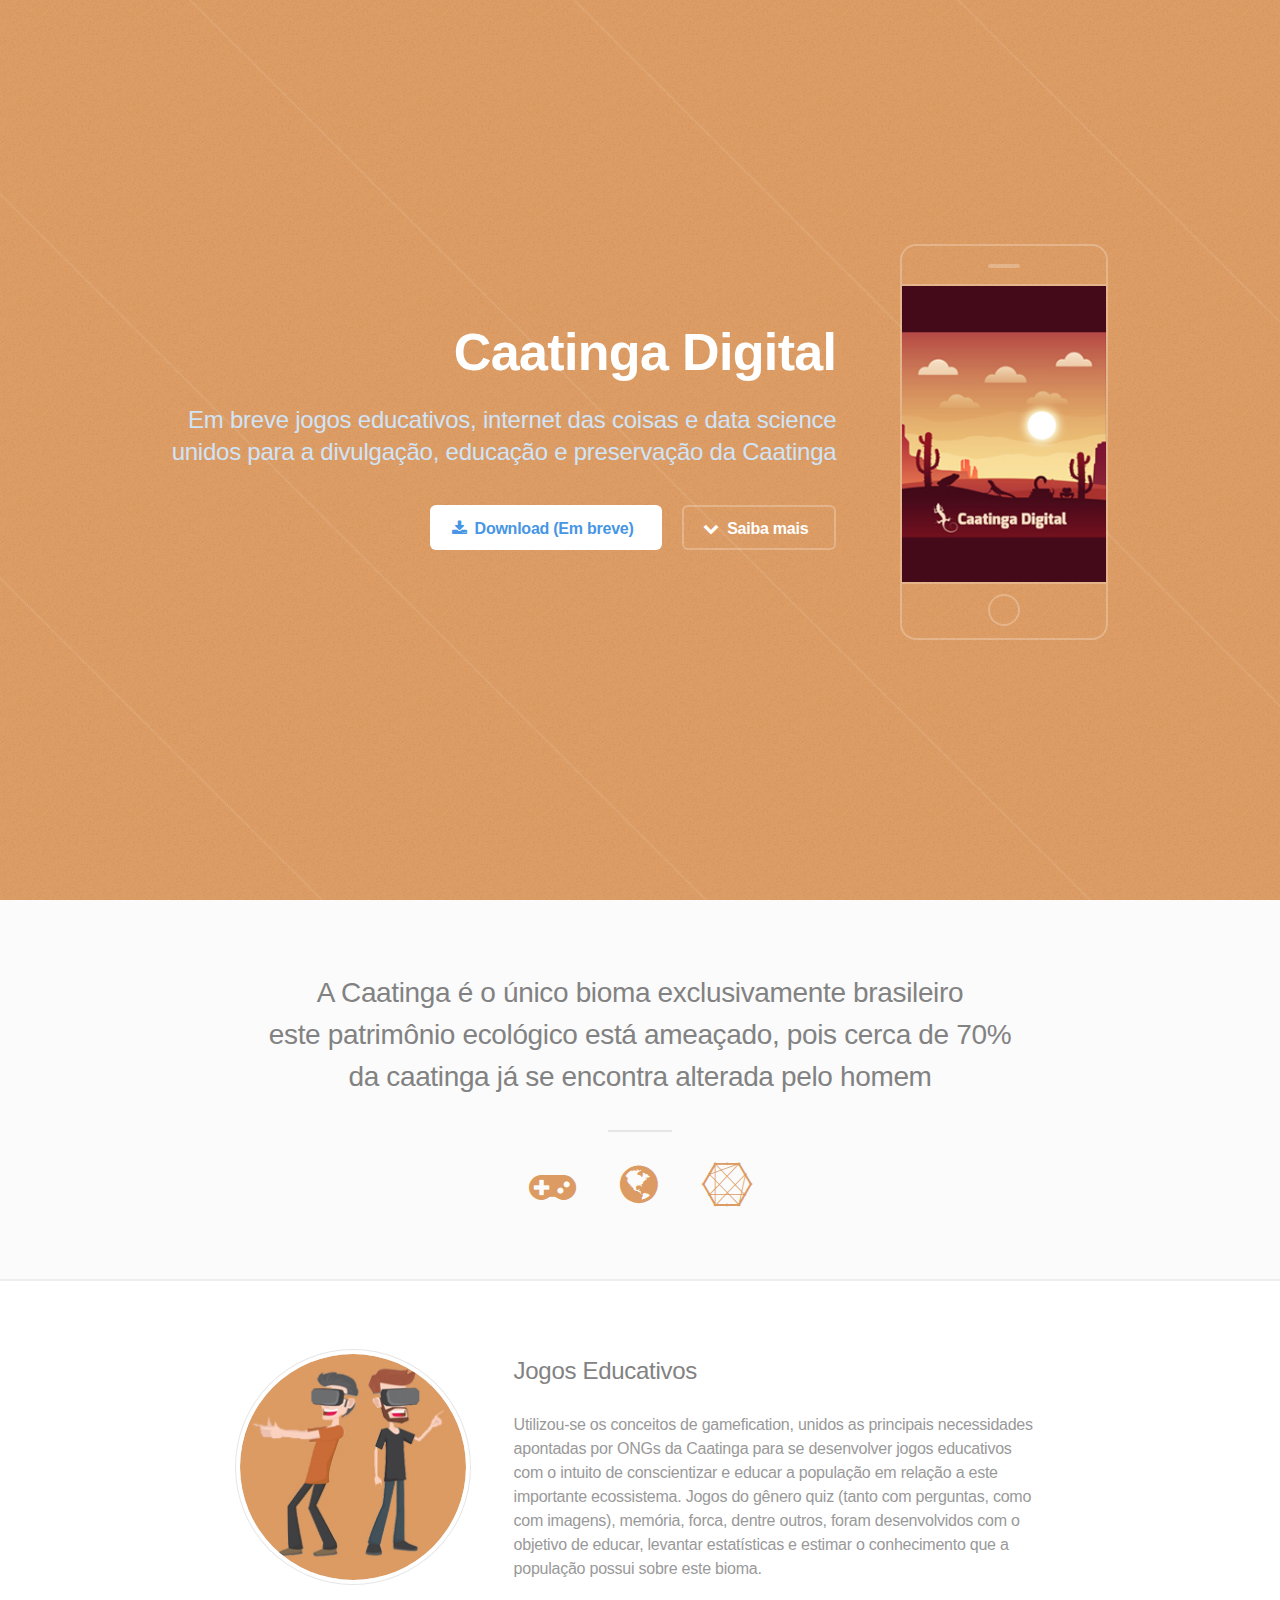
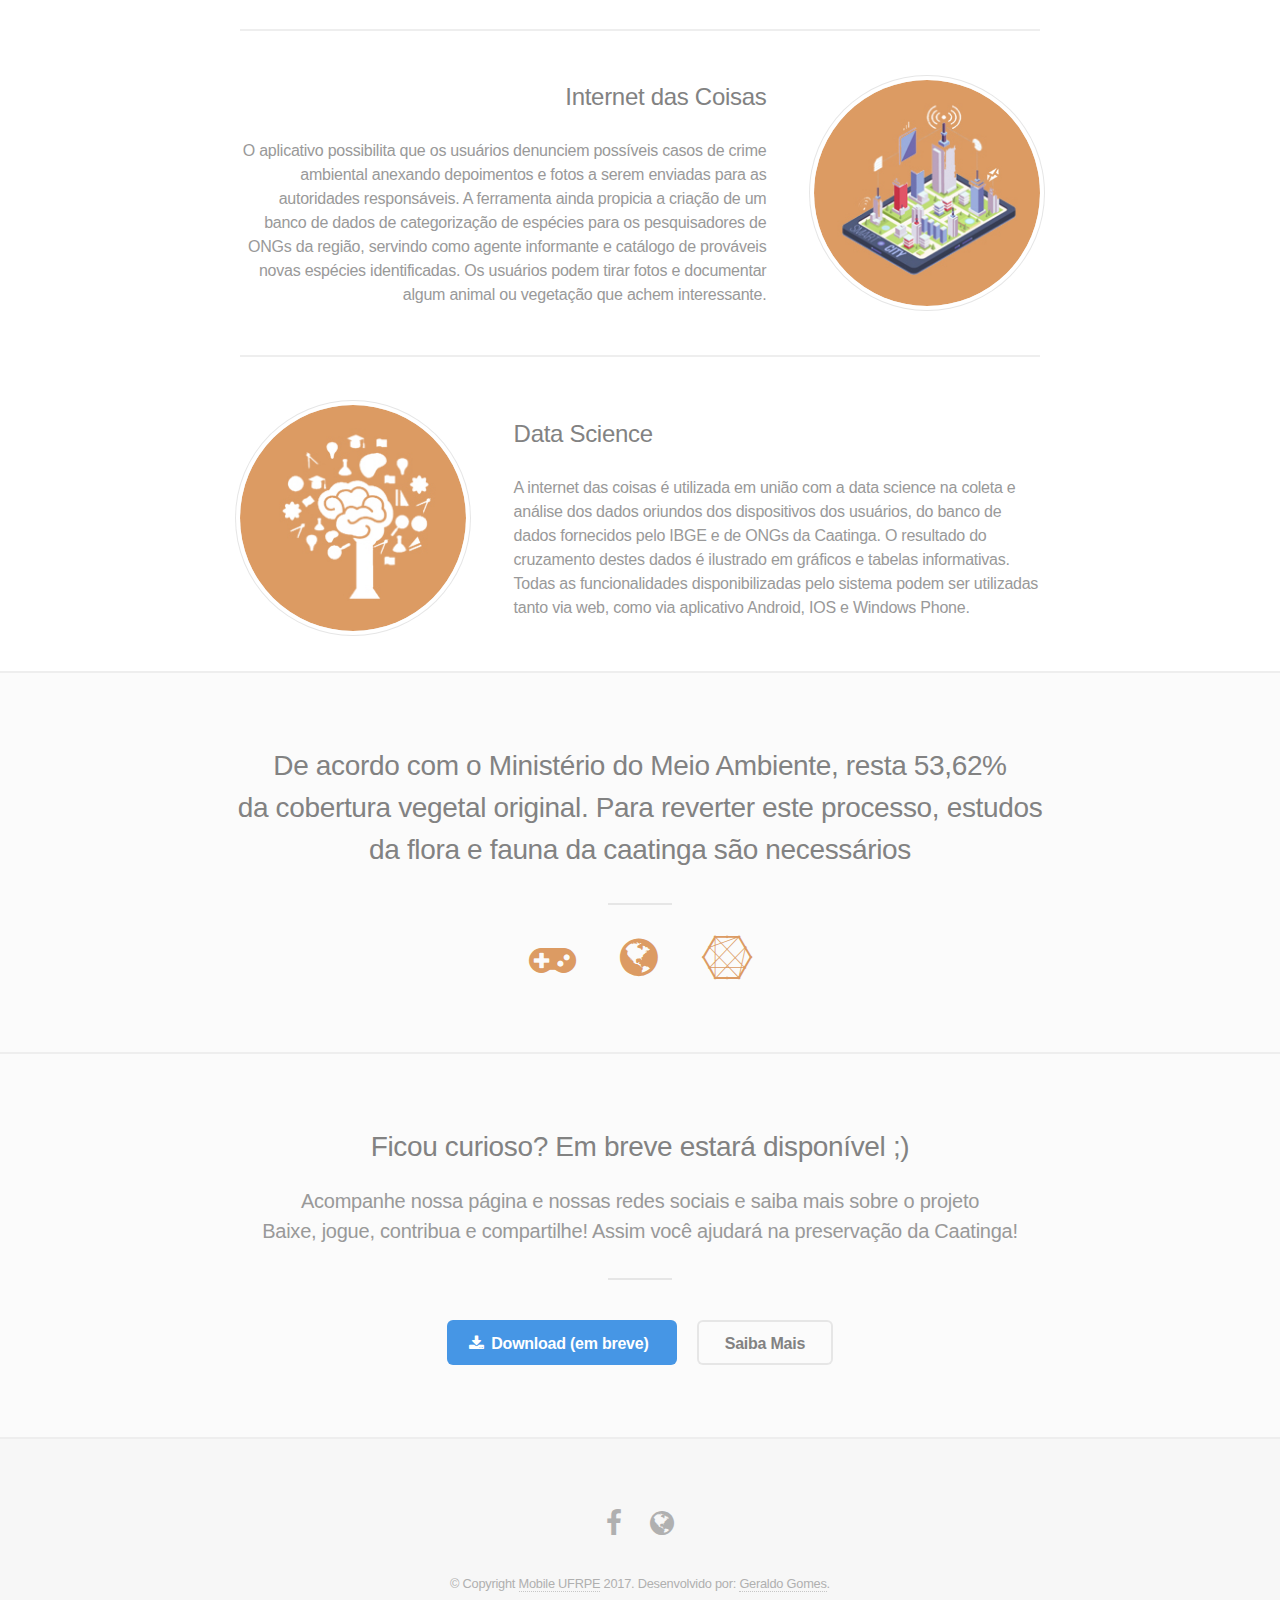
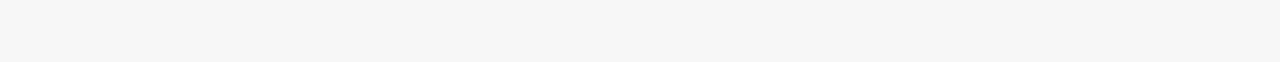
<file: site/index.html>
<!DOCTYPE HTML>
<html>
	<head>
		<title>Caatinga Digital</title>
		<meta charset="utf-8" />
		<meta name="viewport" content="width=device-width, initial-scale=1" />
		<!--[if lte IE 8]><script src="assets/js/ie/html5shiv.js"></script><![endif]-->
		<link rel="stylesheet" href="assets/css/main.css" />
		<!--[if lte IE 8]><link rel="stylesheet" href="assets/css/ie8.css" /><![endif]-->
		<!--[if lte IE 9]><link rel="stylesheet" href="assets/css/ie9.css" /><![endif]-->
		<meta name="description" content="Uma ferramenta mobile e web que une jogos educativos, internet das coisas e data science para auxílio na divulgação, educação e preservação do ecossistema da Caatinga" />
		<meta name="author" content="Geraldo Gomes">
		<meta name="keywords" content="caatinga, digital, ufrpe, ong, iot, internet das coisas, aplicativo, jogos, games, caatinga">
		<link rel="shortcut icon" type="image/x-icon" href="images/logo.jpg" />
	</head>
	<body id="top">

		<!-- Header -->
		<div class="overlay">
			<header id="header">
				<div class="content">
					<h1><a href="#">Caatinga Digital</a></h1>
					<p>Em breve jogos educativos, internet das coisas e data science<br />
					unidos para a divulgação, educação e preservação da Caatinga</p>
					<ul class="actions">
						<li><a href="#" class="button special icon fa-download">Download (Em breve)</a></li>
						<li><a href="#one" class="button icon fa-chevron-down scrolly">Saiba mais</a></li>
					</ul>
				</div>
				<div class="image phone"><div class="inner"><img src="images/screen.jpg" alt="" /></div></div>
			</header>
		</div>

		<!-- One -->
			<section id="one" class="wrapper style2 special">
				<header class="major">
					<h2>A Caatinga é o único bioma exclusivamente brasileiro<br />
					este patrimônio ecológico está ameaçado, pois cerca de 70%<br />
					da caatinga já se encontra alterada pelo homem </h2>

				</header>
				<ul class="icons major">
					<li><span class="icon fa-gamepad"><span class="label">Game</span></span></li>
					<li><span class="icon fa-globe"><span class="label">iot</span></span></li>
					<li><span class="icon fa-connectdevelop"><span class="label">Data</span></span></li>
				</ul>
			</section>

		<!-- Two -->
			<section id="two" class="wrapper">
				<div class="inner alt">
					<section class="spotlight">
						<div class="image"><img src="images/pic01.jpg" alt="" /></div>
						<div class="content">
							<h3>Jogos Educativos</h3>
							<p>Utilizou-se os conceitos de gamefication, unidos as principais necessidades apontadas por ONGs da Caatinga para se desenvolver jogos educativos com o intuito de conscientizar e educar a população em relação a este importante ecossistema. Jogos do gênero quiz (tanto com perguntas, como com imagens), memória, forca, dentre outros, foram desenvolvidos com o objetivo de educar, levantar estatísticas e estimar o conhecimento que a população possui sobre este bioma.</p>
						</div>
					</section>
					<section class="spotlight">
						<div class="image"><img src="images/pic02.jpg" alt="" /></div>
						<div class="content">
							<h3>Internet das Coisas</h3>
							<p>O aplicativo possibilita que os usuários denunciem possíveis casos de crime ambiental anexando depoimentos e fotos a serem enviadas para as autoridades responsáveis. A ferramenta ainda propicia a criação de um banco de dados de categorização de espécies para os pesquisadores de ONGs da região, servindo como agente informante e catálogo de prováveis novas espécies identificadas. Os usuários podem tirar fotos e documentar algum animal ou vegetação que achem interessante.</p>
						</div>
					</section>
					<section class="spotlight">
						<div class="image"><img src="images/pic03.jpg" alt="" /></div>
						<div class="content">
							<h3>Data Science</h3>
							<p>A internet das coisas é utilizada em união com a data science na coleta e análise dos dados oriundos dos dispositivos dos usuários, do banco de dados fornecidos pelo IBGE e de ONGs da Caatinga. O resultado do cruzamento destes dados é ilustrado em gráficos e tabelas informativas. Todas as funcionalidades disponibilizadas pelo sistema podem ser utilizadas tanto via web, como via aplicativo Android, IOS e Windows Phone.</p>
						</div>
					</section>
				</div>
			</section>
			
						<section id="one" class="wrapper style2 special">
				<header class="major">
					<h2>De acordo com o Ministério do Meio Ambiente, resta 53,62% <br/>
					da cobertura vegetal original. Para reverter este processo, estudos <br/>
					da flora e fauna da caatinga são necessários <br /> </h2>

				</header>
				<ul class="icons major">
					<li><span class="icon fa-gamepad"><span class="label">Game</span></span></li>
					<li><span class="icon fa-globe"><span class="label">iot</span></span></li>
					<li><span class="icon fa-connectdevelop"><span class="label">Data</span></span></li>
				</ul>
			</section>

		<!-- Three -->
			<section id="three" class="wrapper style2 special">
				<header class="major">
					<h2>Ficou curioso? Em breve estará disponível ;)</h2>
					<p>Acompanhe nossa página e nossas redes sociais e saiba mais sobre o projeto<br />
					Baixe, jogue, contribua e compartilhe! Assim você ajudará na preservação da Caatinga!</p>
				</header>
				<ul class="actions">
					<li><a href="#" class="button special icon fa-download">Download (em breve)</a></li>
					<li><a href="#" class="button">Saiba Mais</a></li>
				</ul>
			</section>

		<!-- Footer -->
			<footer id="footer">
				<ul class="icons">
					<li><a href="https://www.facebook.com/mobileUFRPE/" target="_blank" class="icon fa-facebook"><span class="label">Facebook</span></a></li>
					<li><a href="http://mobileufrpe.com.br/" target="_blank" class="icon fa-globe"><span class="label">Site</span></a></li>
				</ul>
				<p class="copyright">&copy; Copyright <a href="http://mobileufrpe.com.br/" target="_blank">Mobile UFRPE</a> 2017. Desenvolvido por: <a href="http://geraldogomes.com/" target="_blank">Geraldo Gomes</a>.</p>
			</footer>

		<!-- Scripts -->
			<script src="assets/js/jquery.min.js"></script>
			<script src="assets/js/jquery.scrolly.min.js"></script>
			<script src="assets/js/skel.min.js"></script>
			<script src="assets/js/util.js"></script>
			<!--[if lte IE 8]><script src="assets/js/ie/respond.min.js"></script><![endif]-->
			<script src="assets/js/main.js"></script>
	</body>
</html>
</file>
<file: site/assets/css/ie9.css>
/*
	Fractal by HTML5 UP
	html5up.net | @ajlkn
	Free for personal and commercial use under the CCA 3.0 license (html5up.net/license)
*/

/* Spotlight */

	.spotlight .image {
		width: 25%;
		display: inline-block;
		vertical-align: middle;
	}

	.spotlight .content {
		width: 65%;
		display: inline-block;
		vertical-align: middle;
	}

	.spotlight:after {
		content: '';
		display: block;
		clear: both;
	}

	.spotlight:nth-child(2n) .image {
		margin: 0 3em 0 0;
	}

	.spotlight:nth-child(2n) .content {
		text-align: left;
	}

/* Header */

	#header {
		height: auto;
		text-align: center;
	}

		#header .content {
			display: inline-block;
			vertical-align: middle;
		}

		#header .image {
			display: inline-block;
			vertical-align: middle;
		}
</file>
<file: site/assets/css/main.css>
@import url(font-awesome.min.css);

/* Reset */

	html, body, div, span, applet, object, iframe, h1, h2, h3, h4, h5, h6, p, blockquote, pre, a, abbr, acronym, address, big, cite, code, del, dfn, em, img, ins, kbd, q, s, samp, small, strike, strong, sub, sup, tt, var, b, u, i, center, dl, dt, dd, ol, ul, li, fieldset, form, label, legend, table, caption, tbody, tfoot, thead, tr, th, td, article, aside, canvas, details, embed, figure, figcaption, footer, header, hgroup, menu, nav, output, ruby, section, summary, time, mark, audio, video {
		margin: 0;
		padding: 0;
		border: 0;
		font-size: 100%;
		font: inherit;
		vertical-align: baseline;
	}

	article, aside, details, figcaption, figure, footer, header, hgroup, menu, nav, section {
		display: block;
	}

	body {
		line-height: 1;
	}

	ol, ul {
		list-style: none;
	}

	blockquote, q {
		quotes: none;
	}

	blockquote:before, blockquote:after, q:before, q:after {
		content: '';
		content: none;
	}

	table {
		border-collapse: collapse;
		border-spacing: 0;
	}

	body {
		-webkit-text-size-adjust: none;
	}

/* Box Model */

	*, *:before, *:after {
		-moz-box-sizing: border-box;
		-webkit-box-sizing: border-box;
		box-sizing: border-box;
	}

/* Grid */

	.row {
		border-bottom: solid 1px transparent;
		-moz-box-sizing: border-box;
		-webkit-box-sizing: border-box;
		box-sizing: border-box;
	}

	.row > * {
		float: left;
		-moz-box-sizing: border-box;
		-webkit-box-sizing: border-box;
		box-sizing: border-box;
	}

	.row:after, .row:before {
		content: '';
		display: block;
		clear: both;
		height: 0;
	}

	.row.uniform > * > :first-child {
		margin-top: 0;
	}

	.row.uniform > * > :last-child {
		margin-bottom: 0;
	}

	.row.\30 \25 > * {
		padding: 0 0 0 0em;
	}

	.row.\30 \25 {
		margin: 0 0 -1px 0em;
	}

	.row.uniform.\30 \25 > * {
		padding: 0em 0 0 0em;
	}

	.row.uniform.\30 \25 {
		margin: 0em 0 -1px 0em;
	}

	.row > * {
		padding: 0 0 0 1.5em;
	}

	.row {
		margin: 0 0 -1px -1.5em;
	}

	.row.uniform > * {
		padding: 1.5em 0 0 1.5em;
	}

	.row.uniform {
		margin: -1.5em 0 -1px -1.5em;
	}

	.row.\32 00\25 > * {
		padding: 0 0 0 3em;
	}

	.row.\32 00\25 {
		margin: 0 0 -1px -3em;
	}

	.row.uniform.\32 00\25 > * {
		padding: 3em 0 0 3em;
	}

	.row.uniform.\32 00\25 {
		margin: -3em 0 -1px -3em;
	}

	.row.\31 50\25 > * {
		padding: 0 0 0 2.25em;
	}

	.row.\31 50\25 {
		margin: 0 0 -1px -2.25em;
	}

	.row.uniform.\31 50\25 > * {
		padding: 2.25em 0 0 2.25em;
	}

	.row.uniform.\31 50\25 {
		margin: -2.25em 0 -1px -2.25em;
	}

	.row.\35 0\25 > * {
		padding: 0 0 0 0.75em;
	}

	.row.\35 0\25 {
		margin: 0 0 -1px -0.75em;
	}

	.row.uniform.\35 0\25 > * {
		padding: 0.75em 0 0 0.75em;
	}

	.row.uniform.\35 0\25 {
		margin: -0.75em 0 -1px -0.75em;
	}

	.row.\32 5\25 > * {
		padding: 0 0 0 0.375em;
	}

	.row.\32 5\25 {
		margin: 0 0 -1px -0.375em;
	}

	.row.uniform.\32 5\25 > * {
		padding: 0.375em 0 0 0.375em;
	}

	.row.uniform.\32 5\25 {
		margin: -0.375em 0 -1px -0.375em;
	}

	.\31 2u, .\31 2u\24 {
		width: 100%;
		clear: none;
		margin-left: 0;
	}

	.\31 1u, .\31 1u\24 {
		width: 91.6666666667%;
		clear: none;
		margin-left: 0;
	}

	.\31 0u, .\31 0u\24 {
		width: 83.3333333333%;
		clear: none;
		margin-left: 0;
	}

	.\39 u, .\39 u\24 {
		width: 75%;
		clear: none;
		margin-left: 0;
	}

	.\38 u, .\38 u\24 {
		width: 66.6666666667%;
		clear: none;
		margin-left: 0;
	}

	.\37 u, .\37 u\24 {
		width: 58.3333333333%;
		clear: none;
		margin-left: 0;
	}

	.\36 u, .\36 u\24 {
		width: 50%;
		clear: none;
		margin-left: 0;
	}

	.\35 u, .\35 u\24 {
		width: 41.6666666667%;
		clear: none;
		margin-left: 0;
	}

	.\34 u, .\34 u\24 {
		width: 33.3333333333%;
		clear: none;
		margin-left: 0;
	}

	.\33 u, .\33 u\24 {
		width: 25%;
		clear: none;
		margin-left: 0;
	}

	.\32 u, .\32 u\24 {
		width: 16.6666666667%;
		clear: none;
		margin-left: 0;
	}

	.\31 u, .\31 u\24 {
		width: 8.3333333333%;
		clear: none;
		margin-left: 0;
	}

	.\31 2u\24 + *,
	.\31 1u\24 + *,
	.\31 0u\24 + *,
	.\39 u\24 + *,
	.\38 u\24 + *,
	.\37 u\24 + *,
	.\36 u\24 + *,
	.\35 u\24 + *,
	.\34 u\24 + *,
	.\33 u\24 + *,
	.\32 u\24 + *,
	.\31 u\24 + * {
		clear: left;
	}

	.\-11u {
		margin-left: 91.66667%;
	}

	.\-10u {
		margin-left: 83.33333%;
	}

	.\-9u {
		margin-left: 75%;
	}

	.\-8u {
		margin-left: 66.66667%;
	}

	.\-7u {
		margin-left: 58.33333%;
	}

	.\-6u {
		margin-left: 50%;
	}

	.\-5u {
		margin-left: 41.66667%;
	}

	.\-4u {
		margin-left: 33.33333%;
	}

	.\-3u {
		margin-left: 25%;
	}

	.\-2u {
		margin-left: 16.66667%;
	}

	.\-1u {
		margin-left: 8.33333%;
	}

	@media screen and (max-width: 1680px) {

		.row > * {
			padding: 0 0 0 1.5em;
		}

		.row {
			margin: 0 0 -1px -1.5em;
		}

		.row.uniform > * {
			padding: 1.5em 0 0 1.5em;
		}

		.row.uniform {
			margin: -1.5em 0 -1px -1.5em;
		}

		.row.\32 00\25 > * {
			padding: 0 0 0 3em;
		}

		.row.\32 00\25 {
			margin: 0 0 -1px -3em;
		}

		.row.uniform.\32 00\25 > * {
			padding: 3em 0 0 3em;
		}

		.row.uniform.\32 00\25 {
			margin: -3em 0 -1px -3em;
		}

		.row.\31 50\25 > * {
			padding: 0 0 0 2.25em;
		}

		.row.\31 50\25 {
			margin: 0 0 -1px -2.25em;
		}

		.row.uniform.\31 50\25 > * {
			padding: 2.25em 0 0 2.25em;
		}

		.row.uniform.\31 50\25 {
			margin: -2.25em 0 -1px -2.25em;
		}

		.row.\35 0\25 > * {
			padding: 0 0 0 0.75em;
		}

		.row.\35 0\25 {
			margin: 0 0 -1px -0.75em;
		}

		.row.uniform.\35 0\25 > * {
			padding: 0.75em 0 0 0.75em;
		}

		.row.uniform.\35 0\25 {
			margin: -0.75em 0 -1px -0.75em;
		}

		.row.\32 5\25 > * {
			padding: 0 0 0 0.375em;
		}

		.row.\32 5\25 {
			margin: 0 0 -1px -0.375em;
		}

		.row.uniform.\32 5\25 > * {
			padding: 0.375em 0 0 0.375em;
		}

		.row.uniform.\32 5\25 {
			margin: -0.375em 0 -1px -0.375em;
		}

		.\31 2u\28xlarge\29, .\31 2u\24\28xlarge\29 {
			width: 100%;
			clear: none;
			margin-left: 0;
		}

		.\31 1u\28xlarge\29, .\31 1u\24\28xlarge\29 {
			width: 91.6666666667%;
			clear: none;
			margin-left: 0;
		}

		.\31 0u\28xlarge\29, .\31 0u\24\28xlarge\29 {
			width: 83.3333333333%;
			clear: none;
			margin-left: 0;
		}

		.\39 u\28xlarge\29, .\39 u\24\28xlarge\29 {
			width: 75%;
			clear: none;
			margin-left: 0;
		}

		.\38 u\28xlarge\29, .\38 u\24\28xlarge\29 {
			width: 66.6666666667%;
			clear: none;
			margin-left: 0;
		}

		.\37 u\28xlarge\29, .\37 u\24\28xlarge\29 {
			width: 58.3333333333%;
			clear: none;
			margin-left: 0;
		}

		.\36 u\28xlarge\29, .\36 u\24\28xlarge\29 {
			width: 50%;
			clear: none;
			margin-left: 0;
		}

		.\35 u\28xlarge\29, .\35 u\24\28xlarge\29 {
			width: 41.6666666667%;
			clear: none;
			margin-left: 0;
		}

		.\34 u\28xlarge\29, .\34 u\24\28xlarge\29 {
			width: 33.3333333333%;
			clear: none;
			margin-left: 0;
		}

		.\33 u\28xlarge\29, .\33 u\24\28xlarge\29 {
			width: 25%;
			clear: none;
			margin-left: 0;
		}

		.\32 u\28xlarge\29, .\32 u\24\28xlarge\29 {
			width: 16.6666666667%;
			clear: none;
			margin-left: 0;
		}

		.\31 u\28xlarge\29, .\31 u\24\28xlarge\29 {
			width: 8.3333333333%;
			clear: none;
			margin-left: 0;
		}

		.\31 2u\24\28xlarge\29 + *,
		.\31 1u\24\28xlarge\29 + *,
		.\31 0u\24\28xlarge\29 + *,
		.\39 u\24\28xlarge\29 + *,
		.\38 u\24\28xlarge\29 + *,
		.\37 u\24\28xlarge\29 + *,
		.\36 u\24\28xlarge\29 + *,
		.\35 u\24\28xlarge\29 + *,
		.\34 u\24\28xlarge\29 + *,
		.\33 u\24\28xlarge\29 + *,
		.\32 u\24\28xlarge\29 + *,
		.\31 u\24\28xlarge\29 + * {
			clear: left;
		}

		.\-11u\28xlarge\29 {
			margin-left: 91.66667%;
		}

		.\-10u\28xlarge\29 {
			margin-left: 83.33333%;
		}

		.\-9u\28xlarge\29 {
			margin-left: 75%;
		}

		.\-8u\28xlarge\29 {
			margin-left: 66.66667%;
		}

		.\-7u\28xlarge\29 {
			margin-left: 58.33333%;
		}

		.\-6u\28xlarge\29 {
			margin-left: 50%;
		}

		.\-5u\28xlarge\29 {
			margin-left: 41.66667%;
		}

		.\-4u\28xlarge\29 {
			margin-left: 33.33333%;
		}

		.\-3u\28xlarge\29 {
			margin-left: 25%;
		}

		.\-2u\28xlarge\29 {
			margin-left: 16.66667%;
		}

		.\-1u\28xlarge\29 {
			margin-left: 8.33333%;
		}

	}

	@media screen and (max-width: 1280px) {

		.row > * {
			padding: 0 0 0 1.5em;
		}

		.row {
			margin: 0 0 -1px -1.5em;
		}

		.row.uniform > * {
			padding: 1.5em 0 0 1.5em;
		}

		.row.uniform {
			margin: -1.5em 0 -1px -1.5em;
		}

		.row.\32 00\25 > * {
			padding: 0 0 0 3em;
		}

		.row.\32 00\25 {
			margin: 0 0 -1px -3em;
		}

		.row.uniform.\32 00\25 > * {
			padding: 3em 0 0 3em;
		}

		.row.uniform.\32 00\25 {
			margin: -3em 0 -1px -3em;
		}

		.row.\31 50\25 > * {
			padding: 0 0 0 2.25em;
		}

		.row.\31 50\25 {
			margin: 0 0 -1px -2.25em;
		}

		.row.uniform.\31 50\25 > * {
			padding: 2.25em 0 0 2.25em;
		}

		.row.uniform.\31 50\25 {
			margin: -2.25em 0 -1px -2.25em;
		}

		.row.\35 0\25 > * {
			padding: 0 0 0 0.75em;
		}

		.row.\35 0\25 {
			margin: 0 0 -1px -0.75em;
		}

		.row.uniform.\35 0\25 > * {
			padding: 0.75em 0 0 0.75em;
		}

		.row.uniform.\35 0\25 {
			margin: -0.75em 0 -1px -0.75em;
		}

		.row.\32 5\25 > * {
			padding: 0 0 0 0.375em;
		}

		.row.\32 5\25 {
			margin: 0 0 -1px -0.375em;
		}

		.row.uniform.\32 5\25 > * {
			padding: 0.375em 0 0 0.375em;
		}

		.row.uniform.\32 5\25 {
			margin: -0.375em 0 -1px -0.375em;
		}

		.\31 2u\28large\29, .\31 2u\24\28large\29 {
			width: 100%;
			clear: none;
			margin-left: 0;
		}

		.\31 1u\28large\29, .\31 1u\24\28large\29 {
			width: 91.6666666667%;
			clear: none;
			margin-left: 0;
		}

		.\31 0u\28large\29, .\31 0u\24\28large\29 {
			width: 83.3333333333%;
			clear: none;
			margin-left: 0;
		}

		.\39 u\28large\29, .\39 u\24\28large\29 {
			width: 75%;
			clear: none;
			margin-left: 0;
		}

		.\38 u\28large\29, .\38 u\24\28large\29 {
			width: 66.6666666667%;
			clear: none;
			margin-left: 0;
		}

		.\37 u\28large\29, .\37 u\24\28large\29 {
			width: 58.3333333333%;
			clear: none;
			margin-left: 0;
		}

		.\36 u\28large\29, .\36 u\24\28large\29 {
			width: 50%;
			clear: none;
			margin-left: 0;
		}

		.\35 u\28large\29, .\35 u\24\28large\29 {
			width: 41.6666666667%;
			clear: none;
			margin-left: 0;
		}

		.\34 u\28large\29, .\34 u\24\28large\29 {
			width: 33.3333333333%;
			clear: none;
			margin-left: 0;
		}

		.\33 u\28large\29, .\33 u\24\28large\29 {
			width: 25%;
			clear: none;
			margin-left: 0;
		}

		.\32 u\28large\29, .\32 u\24\28large\29 {
			width: 16.6666666667%;
			clear: none;
			margin-left: 0;
		}

		.\31 u\28large\29, .\31 u\24\28large\29 {
			width: 8.3333333333%;
			clear: none;
			margin-left: 0;
		}

		.\31 2u\24\28large\29 + *,
		.\31 1u\24\28large\29 + *,
		.\31 0u\24\28large\29 + *,
		.\39 u\24\28large\29 + *,
		.\38 u\24\28large\29 + *,
		.\37 u\24\28large\29 + *,
		.\36 u\24\28large\29 + *,
		.\35 u\24\28large\29 + *,
		.\34 u\24\28large\29 + *,
		.\33 u\24\28large\29 + *,
		.\32 u\24\28large\29 + *,
		.\31 u\24\28large\29 + * {
			clear: left;
		}

		.\-11u\28large\29 {
			margin-left: 91.66667%;
		}

		.\-10u\28large\29 {
			margin-left: 83.33333%;
		}

		.\-9u\28large\29 {
			margin-left: 75%;
		}

		.\-8u\28large\29 {
			margin-left: 66.66667%;
		}

		.\-7u\28large\29 {
			margin-left: 58.33333%;
		}

		.\-6u\28large\29 {
			margin-left: 50%;
		}

		.\-5u\28large\29 {
			margin-left: 41.66667%;
		}

		.\-4u\28large\29 {
			margin-left: 33.33333%;
		}

		.\-3u\28large\29 {
			margin-left: 25%;
		}

		.\-2u\28large\29 {
			margin-left: 16.66667%;
		}

		.\-1u\28large\29 {
			margin-left: 8.33333%;
		}

	}

	@media screen and (max-width: 980px) {

		.row > * {
			padding: 0 0 0 1.5em;
		}

		.row {
			margin: 0 0 -1px -1.5em;
		}

		.row.uniform > * {
			padding: 1.5em 0 0 1.5em;
		}

		.row.uniform {
			margin: -1.5em 0 -1px -1.5em;
		}

		.row.\32 00\25 > * {
			padding: 0 0 0 3em;
		}

		.row.\32 00\25 {
			margin: 0 0 -1px -3em;
		}

		.row.uniform.\32 00\25 > * {
			padding: 3em 0 0 3em;
		}

		.row.uniform.\32 00\25 {
			margin: -3em 0 -1px -3em;
		}

		.row.\31 50\25 > * {
			padding: 0 0 0 2.25em;
		}

		.row.\31 50\25 {
			margin: 0 0 -1px -2.25em;
		}

		.row.uniform.\31 50\25 > * {
			padding: 2.25em 0 0 2.25em;
		}

		.row.uniform.\31 50\25 {
			margin: -2.25em 0 -1px -2.25em;
		}

		.row.\35 0\25 > * {
			padding: 0 0 0 0.75em;
		}

		.row.\35 0\25 {
			margin: 0 0 -1px -0.75em;
		}

		.row.uniform.\35 0\25 > * {
			padding: 0.75em 0 0 0.75em;
		}

		.row.uniform.\35 0\25 {
			margin: -0.75em 0 -1px -0.75em;
		}

		.row.\32 5\25 > * {
			padding: 0 0 0 0.375em;
		}

		.row.\32 5\25 {
			margin: 0 0 -1px -0.375em;
		}

		.row.uniform.\32 5\25 > * {
			padding: 0.375em 0 0 0.375em;
		}

		.row.uniform.\32 5\25 {
			margin: -0.375em 0 -1px -0.375em;
		}

		.\31 2u\28medium\29, .\31 2u\24\28medium\29 {
			width: 100%;
			clear: none;
			margin-left: 0;
		}

		.\31 1u\28medium\29, .\31 1u\24\28medium\29 {
			width: 91.6666666667%;
			clear: none;
			margin-left: 0;
		}

		.\31 0u\28medium\29, .\31 0u\24\28medium\29 {
			width: 83.3333333333%;
			clear: none;
			margin-left: 0;
		}

		.\39 u\28medium\29, .\39 u\24\28medium\29 {
			width: 75%;
			clear: none;
			margin-left: 0;
		}

		.\38 u\28medium\29, .\38 u\24\28medium\29 {
			width: 66.6666666667%;
			clear: none;
			margin-left: 0;
		}

		.\37 u\28medium\29, .\37 u\24\28medium\29 {
			width: 58.3333333333%;
			clear: none;
			margin-left: 0;
		}

		.\36 u\28medium\29, .\36 u\24\28medium\29 {
			width: 50%;
			clear: none;
			margin-left: 0;
		}

		.\35 u\28medium\29, .\35 u\24\28medium\29 {
			width: 41.6666666667%;
			clear: none;
			margin-left: 0;
		}

		.\34 u\28medium\29, .\34 u\24\28medium\29 {
			width: 33.3333333333%;
			clear: none;
			margin-left: 0;
		}

		.\33 u\28medium\29, .\33 u\24\28medium\29 {
			width: 25%;
			clear: none;
			margin-left: 0;
		}

		.\32 u\28medium\29, .\32 u\24\28medium\29 {
			width: 16.6666666667%;
			clear: none;
			margin-left: 0;
		}

		.\31 u\28medium\29, .\31 u\24\28medium\29 {
			width: 8.3333333333%;
			clear: none;
			margin-left: 0;
		}

		.\31 2u\24\28medium\29 + *,
		.\31 1u\24\28medium\29 + *,
		.\31 0u\24\28medium\29 + *,
		.\39 u\24\28medium\29 + *,
		.\38 u\24\28medium\29 + *,
		.\37 u\24\28medium\29 + *,
		.\36 u\24\28medium\29 + *,
		.\35 u\24\28medium\29 + *,
		.\34 u\24\28medium\29 + *,
		.\33 u\24\28medium\29 + *,
		.\32 u\24\28medium\29 + *,
		.\31 u\24\28medium\29 + * {
			clear: left;
		}

		.\-11u\28medium\29 {
			margin-left: 91.66667%;
		}

		.\-10u\28medium\29 {
			margin-left: 83.33333%;
		}

		.\-9u\28medium\29 {
			margin-left: 75%;
		}

		.\-8u\28medium\29 {
			margin-left: 66.66667%;
		}

		.\-7u\28medium\29 {
			margin-left: 58.33333%;
		}

		.\-6u\28medium\29 {
			margin-left: 50%;
		}

		.\-5u\28medium\29 {
			margin-left: 41.66667%;
		}

		.\-4u\28medium\29 {
			margin-left: 33.33333%;
		}

		.\-3u\28medium\29 {
			margin-left: 25%;
		}

		.\-2u\28medium\29 {
			margin-left: 16.66667%;
		}

		.\-1u\28medium\29 {
			margin-left: 8.33333%;
		}

	}

	@media screen and (max-width: 736px) {

		.row > * {
			padding: 0 0 0 1.5em;
		}

		.row {
			margin: 0 0 -1px -1.5em;
		}

		.row.uniform > * {
			padding: 1.5em 0 0 1.5em;
		}

		.row.uniform {
			margin: -1.5em 0 -1px -1.5em;
		}

		.row.\32 00\25 > * {
			padding: 0 0 0 3em;
		}

		.row.\32 00\25 {
			margin: 0 0 -1px -3em;
		}

		.row.uniform.\32 00\25 > * {
			padding: 3em 0 0 3em;
		}

		.row.uniform.\32 00\25 {
			margin: -3em 0 -1px -3em;
		}

		.row.\31 50\25 > * {
			padding: 0 0 0 2.25em;
		}

		.row.\31 50\25 {
			margin: 0 0 -1px -2.25em;
		}

		.row.uniform.\31 50\25 > * {
			padding: 2.25em 0 0 2.25em;
		}

		.row.uniform.\31 50\25 {
			margin: -2.25em 0 -1px -2.25em;
		}

		.row.\35 0\25 > * {
			padding: 0 0 0 0.75em;
		}

		.row.\35 0\25 {
			margin: 0 0 -1px -0.75em;
		}

		.row.uniform.\35 0\25 > * {
			padding: 0.75em 0 0 0.75em;
		}

		.row.uniform.\35 0\25 {
			margin: -0.75em 0 -1px -0.75em;
		}

		.row.\32 5\25 > * {
			padding: 0 0 0 0.375em;
		}

		.row.\32 5\25 {
			margin: 0 0 -1px -0.375em;
		}

		.row.uniform.\32 5\25 > * {
			padding: 0.375em 0 0 0.375em;
		}

		.row.uniform.\32 5\25 {
			margin: -0.375em 0 -1px -0.375em;
		}

		.\31 2u\28small\29, .\31 2u\24\28small\29 {
			width: 100%;
			clear: none;
			margin-left: 0;
		}

		.\31 1u\28small\29, .\31 1u\24\28small\29 {
			width: 91.6666666667%;
			clear: none;
			margin-left: 0;
		}

		.\31 0u\28small\29, .\31 0u\24\28small\29 {
			width: 83.3333333333%;
			clear: none;
			margin-left: 0;
		}

		.\39 u\28small\29, .\39 u\24\28small\29 {
			width: 75%;
			clear: none;
			margin-left: 0;
		}

		.\38 u\28small\29, .\38 u\24\28small\29 {
			width: 66.6666666667%;
			clear: none;
			margin-left: 0;
		}

		.\37 u\28small\29, .\37 u\24\28small\29 {
			width: 58.3333333333%;
			clear: none;
			margin-left: 0;
		}

		.\36 u\28small\29, .\36 u\24\28small\29 {
			width: 50%;
			clear: none;
			margin-left: 0;
		}

		.\35 u\28small\29, .\35 u\24\28small\29 {
			width: 41.6666666667%;
			clear: none;
			margin-left: 0;
		}

		.\34 u\28small\29, .\34 u\24\28small\29 {
			width: 33.3333333333%;
			clear: none;
			margin-left: 0;
		}

		.\33 u\28small\29, .\33 u\24\28small\29 {
			width: 25%;
			clear: none;
			margin-left: 0;
		}

		.\32 u\28small\29, .\32 u\24\28small\29 {
			width: 16.6666666667%;
			clear: none;
			margin-left: 0;
		}

		.\31 u\28small\29, .\31 u\24\28small\29 {
			width: 8.3333333333%;
			clear: none;
			margin-left: 0;
		}

		.\31 2u\24\28small\29 + *,
		.\31 1u\24\28small\29 + *,
		.\31 0u\24\28small\29 + *,
		.\39 u\24\28small\29 + *,
		.\38 u\24\28small\29 + *,
		.\37 u\24\28small\29 + *,
		.\36 u\24\28small\29 + *,
		.\35 u\24\28small\29 + *,
		.\34 u\24\28small\29 + *,
		.\33 u\24\28small\29 + *,
		.\32 u\24\28small\29 + *,
		.\31 u\24\28small\29 + * {
			clear: left;
		}

		.\-11u\28small\29 {
			margin-left: 91.66667%;
		}

		.\-10u\28small\29 {
			margin-left: 83.33333%;
		}

		.\-9u\28small\29 {
			margin-left: 75%;
		}

		.\-8u\28small\29 {
			margin-left: 66.66667%;
		}

		.\-7u\28small\29 {
			margin-left: 58.33333%;
		}

		.\-6u\28small\29 {
			margin-left: 50%;
		}

		.\-5u\28small\29 {
			margin-left: 41.66667%;
		}

		.\-4u\28small\29 {
			margin-left: 33.33333%;
		}

		.\-3u\28small\29 {
			margin-left: 25%;
		}

		.\-2u\28small\29 {
			margin-left: 16.66667%;
		}

		.\-1u\28small\29 {
			margin-left: 8.33333%;
		}

	}

	@media screen and (max-width: 480px) {

		.row > * {
			padding: 0 0 0 1.5em;
		}

		.row {
			margin: 0 0 -1px -1.5em;
		}

		.row.uniform > * {
			padding: 1.5em 0 0 1.5em;
		}

		.row.uniform {
			margin: -1.5em 0 -1px -1.5em;
		}

		.row.\32 00\25 > * {
			padding: 0 0 0 3em;
		}

		.row.\32 00\25 {
			margin: 0 0 -1px -3em;
		}

		.row.uniform.\32 00\25 > * {
			padding: 3em 0 0 3em;
		}

		.row.uniform.\32 00\25 {
			margin: -3em 0 -1px -3em;
		}

		.row.\31 50\25 > * {
			padding: 0 0 0 2.25em;
		}

		.row.\31 50\25 {
			margin: 0 0 -1px -2.25em;
		}

		.row.uniform.\31 50\25 > * {
			padding: 2.25em 0 0 2.25em;
		}

		.row.uniform.\31 50\25 {
			margin: -2.25em 0 -1px -2.25em;
		}

		.row.\35 0\25 > * {
			padding: 0 0 0 0.75em;
		}

		.row.\35 0\25 {
			margin: 0 0 -1px -0.75em;
		}

		.row.uniform.\35 0\25 > * {
			padding: 0.75em 0 0 0.75em;
		}

		.row.uniform.\35 0\25 {
			margin: -0.75em 0 -1px -0.75em;
		}

		.row.\32 5\25 > * {
			padding: 0 0 0 0.375em;
		}

		.row.\32 5\25 {
			margin: 0 0 -1px -0.375em;
		}

		.row.uniform.\32 5\25 > * {
			padding: 0.375em 0 0 0.375em;
		}

		.row.uniform.\32 5\25 {
			margin: -0.375em 0 -1px -0.375em;
		}

		.\31 2u\28xsmall\29, .\31 2u\24\28xsmall\29 {
			width: 100%;
			clear: none;
			margin-left: 0;
		}

		.\31 1u\28xsmall\29, .\31 1u\24\28xsmall\29 {
			width: 91.6666666667%;
			clear: none;
			margin-left: 0;
		}

		.\31 0u\28xsmall\29, .\31 0u\24\28xsmall\29 {
			width: 83.3333333333%;
			clear: none;
			margin-left: 0;
		}

		.\39 u\28xsmall\29, .\39 u\24\28xsmall\29 {
			width: 75%;
			clear: none;
			margin-left: 0;
		}

		.\38 u\28xsmall\29, .\38 u\24\28xsmall\29 {
			width: 66.6666666667%;
			clear: none;
			margin-left: 0;
		}

		.\37 u\28xsmall\29, .\37 u\24\28xsmall\29 {
			width: 58.3333333333%;
			clear: none;
			margin-left: 0;
		}

		.\36 u\28xsmall\29, .\36 u\24\28xsmall\29 {
			width: 50%;
			clear: none;
			margin-left: 0;
		}

		.\35 u\28xsmall\29, .\35 u\24\28xsmall\29 {
			width: 41.6666666667%;
			clear: none;
			margin-left: 0;
		}

		.\34 u\28xsmall\29, .\34 u\24\28xsmall\29 {
			width: 33.3333333333%;
			clear: none;
			margin-left: 0;
		}

		.\33 u\28xsmall\29, .\33 u\24\28xsmall\29 {
			width: 25%;
			clear: none;
			margin-left: 0;
		}

		.\32 u\28xsmall\29, .\32 u\24\28xsmall\29 {
			width: 16.6666666667%;
			clear: none;
			margin-left: 0;
		}

		.\31 u\28xsmall\29, .\31 u\24\28xsmall\29 {
			width: 8.3333333333%;
			clear: none;
			margin-left: 0;
		}

		.\31 2u\24\28xsmall\29 + *,
		.\31 1u\24\28xsmall\29 + *,
		.\31 0u\24\28xsmall\29 + *,
		.\39 u\24\28xsmall\29 + *,
		.\38 u\24\28xsmall\29 + *,
		.\37 u\24\28xsmall\29 + *,
		.\36 u\24\28xsmall\29 + *,
		.\35 u\24\28xsmall\29 + *,
		.\34 u\24\28xsmall\29 + *,
		.\33 u\24\28xsmall\29 + *,
		.\32 u\24\28xsmall\29 + *,
		.\31 u\24\28xsmall\29 + * {
			clear: left;
		}

		.\-11u\28xsmall\29 {
			margin-left: 91.66667%;
		}

		.\-10u\28xsmall\29 {
			margin-left: 83.33333%;
		}

		.\-9u\28xsmall\29 {
			margin-left: 75%;
		}

		.\-8u\28xsmall\29 {
			margin-left: 66.66667%;
		}

		.\-7u\28xsmall\29 {
			margin-left: 58.33333%;
		}

		.\-6u\28xsmall\29 {
			margin-left: 50%;
		}

		.\-5u\28xsmall\29 {
			margin-left: 41.66667%;
		}

		.\-4u\28xsmall\29 {
			margin-left: 33.33333%;
		}

		.\-3u\28xsmall\29 {
			margin-left: 25%;
		}

		.\-2u\28xsmall\29 {
			margin-left: 16.66667%;
		}

		.\-1u\28xsmall\29 {
			margin-left: 8.33333%;
		}

	}

	@media screen and (max-width: 360px) {

		.row > * {
			padding: 0 0 0 1.5em;
		}

		.row {
			margin: 0 0 -1px -1.5em;
		}

		.row.uniform > * {
			padding: 1.5em 0 0 1.5em;
		}

		.row.uniform {
			margin: -1.5em 0 -1px -1.5em;
		}

		.row.\32 00\25 > * {
			padding: 0 0 0 3em;
		}

		.row.\32 00\25 {
			margin: 0 0 -1px -3em;
		}

		.row.uniform.\32 00\25 > * {
			padding: 3em 0 0 3em;
		}

		.row.uniform.\32 00\25 {
			margin: -3em 0 -1px -3em;
		}

		.row.\31 50\25 > * {
			padding: 0 0 0 2.25em;
		}

		.row.\31 50\25 {
			margin: 0 0 -1px -2.25em;
		}

		.row.uniform.\31 50\25 > * {
			padding: 2.25em 0 0 2.25em;
		}

		.row.uniform.\31 50\25 {
			margin: -2.25em 0 -1px -2.25em;
		}

		.row.\35 0\25 > * {
			padding: 0 0 0 0.75em;
		}

		.row.\35 0\25 {
			margin: 0 0 -1px -0.75em;
		}

		.row.uniform.\35 0\25 > * {
			padding: 0.75em 0 0 0.75em;
		}

		.row.uniform.\35 0\25 {
			margin: -0.75em 0 -1px -0.75em;
		}

		.row.\32 5\25 > * {
			padding: 0 0 0 0.375em;
		}

		.row.\32 5\25 {
			margin: 0 0 -1px -0.375em;
		}

		.row.uniform.\32 5\25 > * {
			padding: 0.375em 0 0 0.375em;
		}

		.row.uniform.\32 5\25 {
			margin: -0.375em 0 -1px -0.375em;
		}

		.\31 2u\28xxsmall\29, .\31 2u\24\28xxsmall\29 {
			width: 100%;
			clear: none;
			margin-left: 0;
		}

		.\31 1u\28xxsmall\29, .\31 1u\24\28xxsmall\29 {
			width: 91.6666666667%;
			clear: none;
			margin-left: 0;
		}

		.\31 0u\28xxsmall\29, .\31 0u\24\28xxsmall\29 {
			width: 83.3333333333%;
			clear: none;
			margin-left: 0;
		}

		.\39 u\28xxsmall\29, .\39 u\24\28xxsmall\29 {
			width: 75%;
			clear: none;
			margin-left: 0;
		}

		.\38 u\28xxsmall\29, .\38 u\24\28xxsmall\29 {
			width: 66.6666666667%;
			clear: none;
			margin-left: 0;
		}

		.\37 u\28xxsmall\29, .\37 u\24\28xxsmall\29 {
			width: 58.3333333333%;
			clear: none;
			margin-left: 0;
		}

		.\36 u\28xxsmall\29, .\36 u\24\28xxsmall\29 {
			width: 50%;
			clear: none;
			margin-left: 0;
		}

		.\35 u\28xxsmall\29, .\35 u\24\28xxsmall\29 {
			width: 41.6666666667%;
			clear: none;
			margin-left: 0;
		}

		.\34 u\28xxsmall\29, .\34 u\24\28xxsmall\29 {
			width: 33.3333333333%;
			clear: none;
			margin-left: 0;
		}

		.\33 u\28xxsmall\29, .\33 u\24\28xxsmall\29 {
			width: 25%;
			clear: none;
			margin-left: 0;
		}

		.\32 u\28xxsmall\29, .\32 u\24\28xxsmall\29 {
			width: 16.6666666667%;
			clear: none;
			margin-left: 0;
		}

		.\31 u\28xxsmall\29, .\31 u\24\28xxsmall\29 {
			width: 8.3333333333%;
			clear: none;
			margin-left: 0;
		}

		.\31 2u\24\28xxsmall\29 + *,
		.\31 1u\24\28xxsmall\29 + *,
		.\31 0u\24\28xxsmall\29 + *,
		.\39 u\24\28xxsmall\29 + *,
		.\38 u\24\28xxsmall\29 + *,
		.\37 u\24\28xxsmall\29 + *,
		.\36 u\24\28xxsmall\29 + *,
		.\35 u\24\28xxsmall\29 + *,
		.\34 u\24\28xxsmall\29 + *,
		.\33 u\24\28xxsmall\29 + *,
		.\32 u\24\28xxsmall\29 + *,
		.\31 u\24\28xxsmall\29 + * {
			clear: left;
		}

		.\-11u\28xxsmall\29 {
			margin-left: 91.66667%;
		}

		.\-10u\28xxsmall\29 {
			margin-left: 83.33333%;
		}

		.\-9u\28xxsmall\29 {
			margin-left: 75%;
		}

		.\-8u\28xxsmall\29 {
			margin-left: 66.66667%;
		}

		.\-7u\28xxsmall\29 {
			margin-left: 58.33333%;
		}

		.\-6u\28xxsmall\29 {
			margin-left: 50%;
		}

		.\-5u\28xxsmall\29 {
			margin-left: 41.66667%;
		}

		.\-4u\28xxsmall\29 {
			margin-left: 33.33333%;
		}

		.\-3u\28xxsmall\29 {
			margin-left: 25%;
		}

		.\-2u\28xxsmall\29 {
			margin-left: 16.66667%;
		}

		.\-1u\28xxsmall\29 {
			margin-left: 8.33333%;
		}

	}

/* Basic */

	@-ms-viewport {
		width: device-width;
	}

	body {
		-ms-overflow-style: scrollbar;
	}

	@media screen and (max-width: 360px) {

		html, body {
			min-width: 320px;
		}

	}

	body {
		background: #ffffff;
	}

		body.is-loading *, body.is-loading *:before, body.is-loading *:after {
			-moz-animation: none !important;
			-webkit-animation: none !important;
			-ms-animation: none !important;
			animation: none !important;
			-moz-transition: none !important;
			-webkit-transition: none !important;
			-ms-transition: none !important;
			transition: none !important;
		}

/* Type */

	body {
		color: #999999;
	}

	html, input, select, textarea {
		font-size: 16pt;
	}

		@media screen and (max-width: 1680px) {

			html, input, select, textarea {
				font-size: 13pt;
			}

		}

		@media screen and (max-width: 1280px) {

			html, input, select, textarea {
				font-size: 12pt;
			}

		}

		@media screen and (max-width: 360px) {

			html, input, select, textarea {
				font-size: 11pt;
			}

		}

	body, input, select, textarea {
		font-family: Arial, Helvetica, sans-serif;
		font-weight: normal;
		line-height: 1.5em;
		letter-spacing: -0.015em;
	}

	a {
		-moz-transition: color 0.2s ease-in-out, border-bottom-color 0.2s ease-in-out;
		-webkit-transition: color 0.2s ease-in-out, border-bottom-color 0.2s ease-in-out;
		-ms-transition: color 0.2s ease-in-out, border-bottom-color 0.2s ease-in-out;
		transition: color 0.2s ease-in-out, border-bottom-color 0.2s ease-in-out;
		text-decoration: none;
		border-bottom: dotted 1px;
	}

		a:hover {
			border-bottom-color: transparent !important;
		}

	strong, b {
		font-weight: bold;
	}

	em, i {
		font-style: italic;
	}

	p {
		margin: 0 0 2em 0;
	}

	h1, h2, h3, h4, h5, h6 {
		font-weight: normal;
		line-height: 1em;
		margin: 0 0 1em 0;
		letter-spacing: -0.0125em;
	}

		h1 a, h2 a, h3 a, h4 a, h5 a, h6 a {
			color: inherit;
			text-decoration: none;
			border-bottom: none;
		}

		@media screen and (max-width: 980px) {

			h1 br, h2 br, h3 br, h4 br, h5 br, h6 br {
				display: none;
			}

		}

	h2 {
		font-size: 1.75em;
		line-height: 1.5em;
	}

	h3 {
		font-size: 1.5em;
		line-height: 1.5em;
	}

	h4 {
		font-size: 1.1em;
		line-height: 1.5em;
	}

	h5 {
		font-size: 0.9em;
		line-height: 1.5em;
	}

	h6 {
		font-size: 0.7em;
		line-height: 1.5em;
	}

	@media screen and (max-width: 736px) {

		h2 {
			font-size: 1.25em;
		}

		h3 {
			font-size: 1.2em;
		}

		h4 {
			font-size: 1em;
		}

	}

	sub {
		font-size: 0.8em;
		position: relative;
		top: 0.5em;
	}

	sup {
		font-size: 0.8em;
		position: relative;
		top: -0.5em;
	}

	blockquote {
		border-left-style: solid;
		border-left-width: 4px;
		font-style: italic;
		margin: 0 0 2em 0;
		padding: 0.5em 0 0.5em 2em;
	}

	code {
		border-radius: 6px;
		border-style: solid;
		border-width: 1px;
		font-family: "Courier New", monospace;
		font-size: 0.9em;
		margin: 0 0.25em;
		padding: 0.25em 0.65em;
	}

	pre {
		-webkit-overflow-scrolling: touch;
		font-family: "Courier New", monospace;
		font-size: 0.9em;
		margin: 0 0 2em 0;
	}

		pre code {
			display: block;
			line-height: 1.75em;
			padding: 1em 1.5em;
			overflow-x: auto;
		}

	hr {
		border: 0;
		border-bottom-style: solid;
		border-bottom-width: 1px;
		margin: 2em 0;
	}

		hr.major {
			margin: 3em 0;
		}

	.align-left {
		text-align: left;
	}

	.align-center {
		text-align: center;
	}

	.align-right {
		text-align: right;
	}

	input, select, textarea {
		color: #999999;
	}

	a {
		color: inherit;
		border-bottom-color: #d6d6d6;
	}

		a:hover {
			color: #4696e5;
		}

	strong, b {
		color: #828282;
	}

	h1, h2, h3, h4, h5, h6 {
		color: #828282;
	}

	blockquote {
		border-left-color: #e6e6e6;
	}

	code {
		background: rgba(144, 144, 144, 0.075);
		border-color: #e6e6e6;
	}

	hr {
		border-bottom-color: #e6e6e6;
	}

/* Box */

	.box {
		border-radius: 6px;
		border: solid 1px #e6e6e6;
		margin-bottom: 2em;
		padding: 1.5em;
	}

		.box > :last-child,
		.box > :last-child > :last-child,
		.box > :last-child > :last-child > :last-child {
			margin-bottom: 0;
		}

		.box.alt {
			border: 0;
			border-radius: 0;
			padding: 0;
		}

/* Button */

	input[type="submit"],
	input[type="reset"],
	input[type="button"],
	button,
	.button {
		-moz-appearance: none;
		-webkit-appearance: none;
		-ms-appearance: none;
		appearance: none;
		-moz-transition: background-color 0.2s ease-in-out, color 0.2s ease-in-out;
		-webkit-transition: background-color 0.2s ease-in-out, color 0.2s ease-in-out;
		-ms-transition: background-color 0.2s ease-in-out, color 0.2s ease-in-out;
		transition: background-color 0.2s ease-in-out, color 0.2s ease-in-out;
		border-radius: 6px;
		border: 0;
		cursor: pointer;
		display: inline-block;
		font-weight: bold;
		height: 2.85em;
		line-height: 2.95em;
		padding: 0 1.75em;
		text-align: center;
		text-decoration: none;
		white-space: nowrap;
	}

		input[type="submit"].icon,
		input[type="reset"].icon,
		input[type="button"].icon,
		button.icon,
		.button.icon {
			padding-left: 1.35em;
		}

			input[type="submit"].icon:before,
			input[type="reset"].icon:before,
			input[type="button"].icon:before,
			button.icon:before,
			.button.icon:before {
				margin-right: 0.5em;
			}

		input[type="submit"].fit,
		input[type="reset"].fit,
		input[type="button"].fit,
		button.fit,
		.button.fit {
			display: block;
			margin: 0 0 1em 0;
			width: 100%;
		}

		input[type="submit"].small,
		input[type="reset"].small,
		input[type="button"].small,
		button.small,
		.button.small {
			font-size: 0.8em;
		}

		input[type="submit"].big,
		input[type="reset"].big,
		input[type="button"].big,
		button.big,
		.button.big {
			font-size: 1.35em;
		}

		input[type="submit"].disabled, input[type="submit"]:disabled,
		input[type="reset"].disabled,
		input[type="reset"]:disabled,
		input[type="button"].disabled,
		input[type="button"]:disabled,
		button.disabled,
		button:disabled,
		.button.disabled,
		.button:disabled {
			-moz-pointer-events: none;
			-webkit-pointer-events: none;
			-ms-pointer-events: none;
			pointer-events: none;
			cursor: default;
			opacity: 0.25;
		}

	@media screen and (max-width: 480px) and (orientation: portrait) {

		input[type="submit"],
		input[type="reset"],
		input[type="button"],
		button,
		.button {
			padding: 0;
		}

	}

	input[type="submit"],
	input[type="reset"],
	input[type="button"],
	button,
	.button {
		background-color: transparent;
		color: #828282 !important;
		box-shadow: inset 0 0 0 2px #e6e6e6;
	}

		input[type="submit"]:hover,
		input[type="reset"]:hover,
		input[type="button"]:hover,
		button:hover,
		.button:hover {
			background-color: rgba(144, 144, 144, 0.075);
		}

		input[type="submit"]:active,
		input[type="reset"]:active,
		input[type="button"]:active,
		button:active,
		.button:active {
			background-color: rgba(144, 144, 144, 0.15);
		}

		input[type="submit"].special,
		input[type="reset"].special,
		input[type="button"].special,
		button.special,
		.button.special {
			box-shadow: none;
			background-color: #4696e5;
			color: #ffffff !important;
		}

			input[type="submit"].special:hover,
			input[type="reset"].special:hover,
			input[type="button"].special:hover,
			button.special:hover,
			.button.special:hover {
				background-color: #5ca3e8;
			}

			input[type="submit"].special:active,
			input[type="reset"].special:active,
			input[type="button"].special:active,
			button.special:active,
			.button.special:active {
				background-color: #3089e2;
			}

/* Form */

	form {
		margin: 0 0 2em 0;
	}

	label {
		display: block;
		font-size: 0.9em;
		font-weight: bold;
		margin: 0 0 1em 0;
	}

	input[type="text"],
	input[type="password"],
	input[type="email"],
	select,
	textarea {
		-moz-appearance: none;
		-webkit-appearance: none;
		-ms-appearance: none;
		appearance: none;
		border-radius: 6px;
		border: none;
		border-style: solid;
		border-width: 1px;
		color: inherit;
		display: block;
		outline: 0;
		padding: 0 1em;
		text-decoration: none;
		width: 100%;
	}

		input[type="text"]:invalid,
		input[type="password"]:invalid,
		input[type="email"]:invalid,
		select:invalid,
		textarea:invalid {
			box-shadow: none;
		}

	.select-wrapper {
		text-decoration: none;
		display: block;
		position: relative;
	}

		.select-wrapper:before {
			-moz-osx-font-smoothing: grayscale;
			-webkit-font-smoothing: antialiased;
			font-family: FontAwesome;
			font-style: normal;
			font-weight: normal;
			text-transform: none !important;
		}

		.select-wrapper:before {
			content: '\f078';
			display: block;
			height: 2.75em;
			line-height: 2.75em;
			pointer-events: none;
			position: absolute;
			right: 0;
			text-align: center;
			top: 0;
			width: 2.75em;
		}

		.select-wrapper select::-ms-expand {
			display: none;
		}

	input[type="text"],
	input[type="password"],
	input[type="email"],
	select {
		height: 2.75em;
	}

	textarea {
		padding: 0.75em 1em;
	}

	input[type="checkbox"],
	input[type="radio"] {
		-moz-appearance: none;
		-webkit-appearance: none;
		-ms-appearance: none;
		appearance: none;
		display: block;
		float: left;
		margin-right: -2em;
		opacity: 0;
		width: 1em;
		z-index: -1;
	}

		input[type="checkbox"] + label,
		input[type="radio"] + label {
			text-decoration: none;
			cursor: pointer;
			display: inline-block;
			font-size: 1em;
			font-weight: normal;
			padding-left: 2.4em;
			padding-right: 0.75em;
			position: relative;
		}

			input[type="checkbox"] + label:before,
			input[type="radio"] + label:before {
				-moz-osx-font-smoothing: grayscale;
				-webkit-font-smoothing: antialiased;
				font-family: FontAwesome;
				font-style: normal;
				font-weight: normal;
				text-transform: none !important;
			}

			input[type="checkbox"] + label:before,
			input[type="radio"] + label:before {
				border-radius: 6px;
				border-style: solid;
				border-width: 1px;
				content: '';
				display: inline-block;
				height: 1.65em;
				left: 0;
				line-height: 1.58125em;
				position: absolute;
				text-align: center;
				top: 0;
				width: 1.65em;
			}

		input[type="checkbox"]:checked + label:before,
		input[type="radio"]:checked + label:before {
			content: '\f00c';
		}

	input[type="checkbox"] + label:before {
		border-radius: 6px;
	}

	input[type="radio"] + label:before {
		border-radius: 100%;
	}

	::-webkit-input-placeholder {
		opacity: 1.0;
	}

	:-moz-placeholder {
		opacity: 1.0;
	}

	::-moz-placeholder {
		opacity: 1.0;
	}

	:-ms-input-placeholder {
		opacity: 1.0;
	}

	.formerize-placeholder {
		opacity: 1.0;
	}

	label {
		color: #828282;
	}

	input[type="text"],
	input[type="password"],
	input[type="email"],
	select,
	textarea {
		color: inherit;
		background-color: rgba(144, 144, 144, 0.075);
		border-color: #e6e6e6;
	}

		input[type="text"]:focus,
		input[type="password"]:focus,
		input[type="email"]:focus,
		select:focus,
		textarea:focus {
			border-color: #4696e5;
			box-shadow: 0 0 0 1px #4696e5;
		}

	.select-wrapper:before {
		color: #e6e6e6;
	}

	input[type="checkbox"] + label,
	input[type="radio"] + label {
		color: #999999;
	}

		input[type="checkbox"] + label:before,
		input[type="radio"] + label:before {
			background-color: rgba(144, 144, 144, 0.075);
			border-color: #e6e6e6;
		}

	input[type="checkbox"]:checked + label:before,
	input[type="radio"]:checked + label:before {
		background-color: #4696e5;
		border-color: #4696e5;
		color: #ffffff;
	}

	input[type="checkbox"]:focus + label:before,
	input[type="radio"]:focus + label:before {
		border-color: #4696e5;
		box-shadow: 0 0 0 1px #4696e5;
	}

	::-webkit-input-placeholder {
		color: #e0e0e0 !important;
	}

	:-moz-placeholder {
		color: #e0e0e0 !important;
	}

	::-moz-placeholder {
		color: #e0e0e0 !important;
	}

	:-ms-input-placeholder {
		color: #e0e0e0 !important;
	}

	.formerize-placeholder {
		color: #e0e0e0 !important;
	}

/* Icon */

	.icon {
		text-decoration: none;
		border-bottom: none;
		position: relative;
	}

		.icon:before {
			-moz-osx-font-smoothing: grayscale;
			-webkit-font-smoothing: antialiased;
			font-family: FontAwesome;
			font-style: normal;
			font-weight: normal;
			text-transform: none !important;
		}

		.icon > .label {
			display: none;
		}

	.icon {
		color: #e0e0e0;
	}

/* Image */

	.image {
		border-radius: 6px;
		border: 0;
		display: inline-block;
		position: relative;
		overflow: hidden;
	}

		.image img {
			border-radius: 6px;
			display: block;
		}

		.image.left, .image.right {
			max-width: 40%;
		}

			.image.left img, .image.right img {
				width: 100%;
			}

		.image.left {
			float: left;
			margin: 0 1.5em 1em 0;
			top: 0.25em;
		}

		.image.right {
			float: right;
			margin: 0 0 1em 1.5em;
			top: 0.25em;
		}

		.image.fit {
			display: block;
			margin: 0 0 2em 0;
			width: 100%;
		}

			.image.fit img {
				width: 100%;
			}

		.image.main {
			display: block;
			margin: 0 0 3em 0;
			width: 100%;
		}

			.image.main img {
				width: 100%;
			}

		.image.phone {
			box-shadow: none;
			border-radius: 0;
			margin: 0 0 3em 0;
			width: 13em;
		}

			.image.phone img {
				border-radius: 0;
				display: block;
				position: relative;
				width: 100%;
			}

			.image.phone .inner, .image.phone:before, .image.phone:after {
				display: block;
				border: solid 2px rgba(255, 255, 255, 0.25);
			}

			.image.phone .inner {
				position: relative;
			}

				.image.phone .inner:before, .image.phone .inner:after {
					content: '';
					position: absolute;
					left: 50%;
				}

				.image.phone .inner:before {
					top: -1.375em;
					margin-left: -1em;
					width: 2em;
					height: 0.25em;
					border-radius: 0.5em;
					background: rgba(255, 255, 255, 0.25);
				}

				.image.phone .inner:after {
					bottom: -2.75em;
					margin-left: -1em;
					width: 2em;
					height: 2em;
					border-radius: 100%;
					border: solid 2px rgba(255, 255, 255, 0.25);
				}

			.image.phone:before, .image.phone:after {
				content: '';
			}

			.image.phone:before {
				height: 2.5em;
				border-radius: 1em 1em 0 0;
				border-bottom: 0;
			}

			.image.phone:after {
				height: 3.5em;
				border-radius: 0 0 1em 1em;
				border-top: 0;
			}

	.image {
		box-shadow: 0 0 0 4px #ffffff, 0 0 0 5px #e6e6e6;
	}

		.image.phone {
			box-shadow: none;
		}

			.image.phone .inner, .image.phone:before, .image.phone:after {
				border-color: #e6e6e6;
			}

			.image.phone .inner:before {
				background: #e6e6e6;
			}

			.image.phone .inner:after {
				border-color: #e6e6e6;
			}

/* List */

	ol {
		list-style: decimal;
		margin: 0 0 2em 0;
		padding-left: 1.25em;
	}

		ol li {
			padding-left: 0.25em;
		}

	ul {
		list-style: disc;
		margin: 0 0 2em 0;
		padding-left: 1em;
	}

		ul li {
			padding-left: 0.5em;
		}

		ul.alt {
			list-style: none;
			padding-left: 0;
		}

			ul.alt li {
				border-top-style: solid;
				border-top-width: 1px;
				padding: 0.5em 0;
			}

				ul.alt li:first-child {
					border-top: 0;
					padding-top: 0;
				}

		ul.icons {
			cursor: default;
			list-style: none;
			padding-left: 0;
		}

			ul.icons li {
				display: inline-block;
				padding: 0 1.5em 0 0;
			}

				ul.icons li:last-child {
					padding-right: 0 !important;
				}

				ul.icons li .icon:before {
					font-size: 1.75rem;
				}

			ul.icons.major li {
				padding: 0 2.5em 0 0;
			}

				ul.icons.major li .icon:before {
					font-size: 2.75rem;
				}

			@media screen and (max-width: 736px) {

				ul.icons.major li {
					padding: 0 1.25em 0 0;
				}

					ul.icons.major li .icon:before {
						font-size: 1.75rem;
					}

			}

			ul.icons.labeled li {
				margin: 1em 0;
				padding: 0 2em 0 0;
			}

				ul.icons.labeled li .icon:before {
					vertical-align: middle;
					font-size: 2.25rem;
					margin-right: 0.5em;
				}

				ul.icons.labeled li .icon .label {
					display: inline-block;
					vertical-align: middle;
					color: #999999;
				}

	@media screen and (max-width: 736px) and (orientation: portrait) {

		ul.icons.labeled {
			text-align: left;
			margin-right: auto;
			margin-left: auto;
			display: inline-block;
			white-space: nowrap;
		}

			ul.icons.labeled li {
				display: block;
				padding: 0;
				margin: 1.5em 0 0 0;
			}

				ul.icons.labeled li .icon:before {
					width: 1.5em;
					display: block;
					float: left;
					margin-right: 0;
				}

				ul.icons.labeled li .icon:after {
					content: '';
					display: block;
					clear: both;
				}

				ul.icons.labeled li:first-child {
					margin-top: 0;
				}

	}

		ul.actions {
			cursor: default;
			list-style: none;
			padding-left: 0;
		}

			ul.actions li {
				display: inline-block;
				padding: 0 1em 0 0;
				vertical-align: middle;
			}

				ul.actions li:last-child {
					padding-right: 0;
				}

			ul.actions.small li {
				padding: 0 0.5em 0 0;
			}

			ul.actions.vertical li {
				display: block;
				padding: 1em 0 0 0;
			}

				ul.actions.vertical li:first-child {
					padding-top: 0;
				}

				ul.actions.vertical li > * {
					margin-bottom: 0;
				}

			ul.actions.vertical.small li {
				padding: 0.5em 0 0 0;
			}

				ul.actions.vertical.small li:first-child {
					padding-top: 0;
				}

			ul.actions.fit {
				display: table;
				margin-left: -1em;
				padding: 0;
				table-layout: fixed;
				width: calc(100% + 1em);
			}

				ul.actions.fit li {
					display: table-cell;
					padding: 0 0 0 1em;
				}

					ul.actions.fit li > * {
						margin-bottom: 0;
					}

				ul.actions.fit.small {
					margin-left: -0.5em;
					width: calc(100% + 0.5em);
				}

					ul.actions.fit.small li {
						padding: 0 0 0 0.5em;
					}

	@media screen and (max-width: 480px) and (orientation: portrait) {

		ul.actions {
			margin: 0 0 2em 0;
		}

			ul.actions li {
				padding: 1em 0 0 0;
				display: block;
				text-align: center;
				width: 100%;
			}

				ul.actions li:first-child {
					padding-top: 0;
				}

				ul.actions li > * {
					width: 100%;
					margin: 0 !important;
				}

					ul.actions li > *.icon:before {
						margin-left: -2em;
					}

			ul.actions.small li {
				padding: 0.5em 0 0 0;
			}

				ul.actions.small li:first-child {
					padding-top: 0;
				}

	}

	dl {
		margin: 0 0 2em 0;
	}

		dl dt {
			display: block;
			font-weight: bold;
			margin: 0 0 1em 0;
		}

		dl dd {
			margin-left: 2em;
		}

	ul.alt > li {
		border-top-color: #e6e6e6;
	}

/* Section/Article */

	section.special, article.special {
		text-align: center;
	}

	header p {
		position: relative;
		margin: 0 0 1.5em 0;
	}

		@media screen and (max-width: 736px) {

			header p br {
				display: none;
			}

		}

	header h2 + p {
		font-size: 1.25em;
		margin-top: -0.5em;
		line-height: 1.5em;
	}

	header h3 + p {
		font-size: 1.1em;
		margin-top: -0.25em;
		line-height: 1.5em;
	}

	header h4 + p,
	header h5 + p,
	header h6 + p {
		font-size: 0.9em;
		margin-top: -0.6em;
		line-height: 1.5em;
	}

	header.major {
		margin: 0 0 2.5em 0;
		text-align: center;
	}

		header.major:after {
			content: '';
			border-bottom: solid 2px #e6e6e6;
			display: block;
			width: 4em;
			margin: 2em auto 0 auto;
		}

		@media screen and (max-width: 736px) {

			header.major {
				margin: 0 0 2em 0;
			}

				header.major p {
					font-size: 1em;
				}

		}

/* Spotlight */

	.spotlight {
		display: -moz-flex;
		display: -webkit-flex;
		display: -ms-flex;
		display: flex;
		-moz-align-items: center;
		-webkit-align-items: center;
		-ms-align-items: center;
		align-items: center;
		margin: 0 0 2em 0;
	}

		.spotlight .image {
			width: 30%;
			border-radius: 100%;
			margin: 0 3em 0 0;
			display: block;
		}

			.spotlight .image img {
				display: block;
				border-radius: 100%;
				width: 100%;
			}

		.spotlight .content {
			width: 70%;
		}

			.spotlight .content > :last-child {
				margin-bottom: 0;
			}

		.spotlight:nth-child(2n) {
			-moz-flex-direction: row-reverse;
			-webkit-flex-direction: row-reverse;
			-ms-flex-direction: row-reverse;
			flex-direction: row-reverse;
		}

			.spotlight:nth-child(2n) .image {
				margin: 0 0 0 3em;
			}

			.spotlight:nth-child(2n) .content {
				text-align: right;
			}

	@media screen and (max-width: 736px) and (orientation: landscape) {

		.spotlight .image {
			margin: 0 2em 0 0;
		}

		.spotlight:nth-child(2n) .image {
			margin: 0 0 0 2em;
		}

	}

	@media screen and (max-width: 736px) and (orientation: portrait) {

		.spotlight {
			-moz-flex-direction: column !important;
			-webkit-flex-direction: column !important;
			-ms-flex-direction: column !important;
			flex-direction: column !important;
		}

			.spotlight .image {
				width: 100%;
				max-width: 60%;
				margin: 0 0 2em 0 !important;
			}

			.spotlight .content {
				width: 100%;
				text-align: center !important;
			}

	}

/* Table */

	.table-wrapper {
		-webkit-overflow-scrolling: touch;
		overflow-x: auto;
	}

	table {
		margin: 0 0 2em 0;
		width: 100%;
	}

		table tbody tr {
			border-style: solid;
			border-width: 1px;
			border-left: 0;
			border-right: 0;
		}

		table td {
			padding: 0.75em 0.75em;
		}

		table th {
			font-size: 0.9em;
			font-weight: bold;
			padding: 0 0.75em 0.75em 0.75em;
			text-align: left;
		}

		table thead {
			border-bottom-style: solid;
			border-bottom-width: 2px;
		}

		table tfoot {
			border-top-style: solid;
			border-top-width: 2px;
		}

		table.alt {
			border-collapse: separate;
		}

			table.alt tbody tr td {
				border-style: solid;
				border-width: 1px;
				border-left-width: 0;
				border-top-width: 0;
			}

				table.alt tbody tr td:first-child {
					border-left-width: 1px;
				}

			table.alt tbody tr:first-child td {
				border-top-width: 1px;
			}

			table.alt thead {
				border-bottom: 0;
			}

			table.alt tfoot {
				border-top: 0;
			}

	table tbody tr {
		border-color: #e6e6e6;
	}

		table tbody tr:nth-child(2n + 1) {
			background-color: rgba(144, 144, 144, 0.075);
		}

	table th {
		color: #828282;
	}

	table thead {
		border-bottom-color: #e6e6e6;
	}

	table tfoot {
		border-top-color: #e6e6e6;
	}

	table.alt tbody tr td {
		border-color: #e6e6e6;
	}

/* Wrapper */

	.wrapper {
		padding: 4.5em 0 2.5em 0 ;
		background-color: #ffffff;
		border-bottom: solid 2px #eeeeee;
	}

		.wrapper > .inner {
			margin-left: auto;
			margin-right: auto;
			width: 50em;
		}

			.wrapper > .inner.alt > * {
				border-top: solid 2px #eeeeee;
				margin-bottom: 0;
				margin-top: 3em;
				padding-top: 3em;
			}

				.wrapper > .inner.alt > *:first-child {
					border-top: 0;
					margin-top: 0;
					padding-top: 0;
				}

		.wrapper.style1 {
			background-color: #4696e5;
			color: #d0e4f8;
		}

			.wrapper.style1 input[type="submit"],
			.wrapper.style1 input[type="reset"],
			.wrapper.style1 input[type="button"],
			.wrapper.style1 button,
			.wrapper.style1 .button {
				background-color: transparent;
				color: #ffffff !important;
				box-shadow: inset 0 0 0 2px rgba(255, 255, 255, 0.25);
			}

				.wrapper.style1 input[type="submit"]:hover,
				.wrapper.style1 input[type="reset"]:hover,
				.wrapper.style1 input[type="button"]:hover,
				.wrapper.style1 button:hover,
				.wrapper.style1 .button:hover {
					background-color: rgba(255, 255, 255, 0.075);
				}

				.wrapper.style1 input[type="submit"]:active,
				.wrapper.style1 input[type="reset"]:active,
				.wrapper.style1 input[type="button"]:active,
				.wrapper.style1 button:active,
				.wrapper.style1 .button:active {
					background-color: rgba(255, 255, 255, 0.2);
				}

				.wrapper.style1 input[type="submit"].special,
				.wrapper.style1 input[type="reset"].special,
				.wrapper.style1 input[type="button"].special,
				.wrapper.style1 button.special,
				.wrapper.style1 .button.special {
					box-shadow: none;
					background-color: #ffffff;
					color: #4696e5 !important;
				}

			.wrapper.style1 label {
				color: #ffffff;
			}

			.wrapper.style1 input[type="text"],
			.wrapper.style1 input[type="password"],
			.wrapper.style1 input[type="email"],
			.wrapper.style1 select,
			.wrapper.style1 textarea {
				color: inherit;
				background-color: rgba(255, 255, 255, 0.075);
				border-color: rgba(255, 255, 255, 0.25);
			}

				.wrapper.style1 input[type="text"]:focus,
				.wrapper.style1 input[type="password"]:focus,
				.wrapper.style1 input[type="email"]:focus,
				.wrapper.style1 select:focus,
				.wrapper.style1 textarea:focus {
					border-color: #ffffff;
					box-shadow: 0 0 0 1px #ffffff;
				}

			.wrapper.style1 .select-wrapper:before {
				color: rgba(255, 255, 255, 0.25);
			}

			.wrapper.style1 input[type="checkbox"] + label,
			.wrapper.style1 input[type="radio"] + label {
				color: #d0e4f8;
			}

				.wrapper.style1 input[type="checkbox"] + label:before,
				.wrapper.style1 input[type="radio"] + label:before {
					background-color: rgba(255, 255, 255, 0.075);
					border-color: rgba(255, 255, 255, 0.25);
				}

			.wrapper.style1 input[type="checkbox"]:checked + label:before,
			.wrapper.style1 input[type="radio"]:checked + label:before {
				background-color: #ffffff;
				border-color: #ffffff;
				color: #4696e5;
			}

			.wrapper.style1 input[type="checkbox"]:focus + label:before,
			.wrapper.style1 input[type="radio"]:focus + label:before {
				border-color: #ffffff;
				box-shadow: 0 0 0 1px #ffffff;
			}

			.wrapper.style1 ::-webkit-input-placeholder {
				color: #b5d5f4 !important;
			}

			.wrapper.style1 :-moz-placeholder {
				color: #b5d5f4 !important;
			}

			.wrapper.style1 ::-moz-placeholder {
				color: #b5d5f4 !important;
			}

			.wrapper.style1 :-ms-input-placeholder {
				color: #b5d5f4 !important;
			}

			.wrapper.style1 .formerize-placeholder {
				color: #b5d5f4 !important;
			}

			.wrapper.style1 .icon {
				color: #b5d5f4;
			}

			.wrapper.style1 .image {
				box-shadow: 0 0 0 4px #4696e5, 0 0 0 5px rgba(255, 255, 255, 0.25);
			}

				.wrapper.style1 .image.phone {
					box-shadow: none;
				}

					.wrapper.style1 .image.phone .inner, .wrapper.style1 .image.phone:before, .wrapper.style1 .image.phone:after {
						border-color: rgba(255, 255, 255, 0.25);
					}

					.wrapper.style1 .image.phone .inner:before {
						background: rgba(255, 255, 255, 0.25);
					}

					.wrapper.style1 .image.phone .inner:after {
						border-color: rgba(255, 255, 255, 0.25);
					}

			.wrapper.style1 ul.alt > li {
				border-top-color: rgba(255, 255, 255, 0.25);
			}

			.wrapper.style1 table tbody tr {
				border-color: rgba(255, 255, 255, 0.25);
			}

				.wrapper.style1 table tbody tr:nth-child(2n + 1) {
					background-color: rgba(255, 255, 255, 0.075);
				}

			.wrapper.style1 table th {
				color: #ffffff;
			}

			.wrapper.style1 table thead {
				border-bottom-color: rgba(255, 255, 255, 0.25);
			}

			.wrapper.style1 table tfoot {
				border-top-color: rgba(255, 255, 255, 0.25);
			}

			.wrapper.style1 table.alt tbody tr td {
				border-color: rgba(255, 255, 255, 0.25);
			}

			.wrapper.style1 input, .wrapper.style1 select, .wrapper.style1 textarea {
				color: #d0e4f8;
			}

			.wrapper.style1 a {
				color: inherit;
				border-bottom-color: rgba(255, 255, 255, 0.5);
				color: #ffffff;
			}

			.wrapper.style1 strong, .wrapper.style1 b {
				color: #ffffff;
			}

			.wrapper.style1 h1, .wrapper.style1 h2, .wrapper.style1 h3, .wrapper.style1 h4, .wrapper.style1 h5, .wrapper.style1 h6 {
				color: #ffffff;
			}

			.wrapper.style1 blockquote {
				border-left-color: rgba(255, 255, 255, 0.25);
			}

			.wrapper.style1 code {
				background: rgba(255, 255, 255, 0.075);
				border-color: rgba(255, 255, 255, 0.25);
			}

			.wrapper.style1 hr {
				border-bottom-color: rgba(255, 255, 255, 0.25);
			}

		.wrapper.style2 {
			background-color: #fbfbfb;
			color: #999999;
		}

			.wrapper.style2 input[type="submit"],
			.wrapper.style2 input[type="reset"],
			.wrapper.style2 input[type="button"],
			.wrapper.style2 button,
			.wrapper.style2 .button {
				background-color: transparent;
				color: #828282 !important;
				box-shadow: inset 0 0 0 2px #e6e6e6;
			}

				.wrapper.style2 input[type="submit"]:hover,
				.wrapper.style2 input[type="reset"]:hover,
				.wrapper.style2 input[type="button"]:hover,
				.wrapper.style2 button:hover,
				.wrapper.style2 .button:hover {
					background-color: rgba(144, 144, 144, 0.075);
				}

				.wrapper.style2 input[type="submit"]:active,
				.wrapper.style2 input[type="reset"]:active,
				.wrapper.style2 input[type="button"]:active,
				.wrapper.style2 button:active,
				.wrapper.style2 .button:active {
					background-color: rgba(144, 144, 144, 0.15);
				}

				.wrapper.style2 input[type="submit"].special,
				.wrapper.style2 input[type="reset"].special,
				.wrapper.style2 input[type="button"].special,
				.wrapper.style2 button.special,
				.wrapper.style2 .button.special {
					box-shadow: none;
					background-color: #4696e5;
					color: #ffffff !important;
				}

					.wrapper.style2 input[type="submit"].special:hover,
					.wrapper.style2 input[type="reset"].special:hover,
					.wrapper.style2 input[type="button"].special:hover,
					.wrapper.style2 button.special:hover,
					.wrapper.style2 .button.special:hover {
						background-color: #5ca3e8;
					}

					.wrapper.style2 input[type="submit"].special:active,
					.wrapper.style2 input[type="reset"].special:active,
					.wrapper.style2 input[type="button"].special:active,
					.wrapper.style2 button.special:active,
					.wrapper.style2 .button.special:active {
						background-color: #3089e2;
					}

			.wrapper.style2 label {
				color: #828282;
			}

			.wrapper.style2 input[type="text"],
			.wrapper.style2 input[type="password"],
			.wrapper.style2 input[type="email"],
			.wrapper.style2 select,
			.wrapper.style2 textarea {
				color: inherit;
				background-color: rgba(144, 144, 144, 0.075);
				border-color: #e6e6e6;
			}

				.wrapper.style2 input[type="text"]:focus,
				.wrapper.style2 input[type="password"]:focus,
				.wrapper.style2 input[type="email"]:focus,
				.wrapper.style2 select:focus,
				.wrapper.style2 textarea:focus {
					border-color: #4696e5;
					box-shadow: 0 0 0 1px #4696e5;
				}

			.wrapper.style2 .select-wrapper:before {
				color: #e6e6e6;
			}

			.wrapper.style2 input[type="checkbox"] + label,
			.wrapper.style2 input[type="radio"] + label {
				color: #999999;
			}

				.wrapper.style2 input[type="checkbox"] + label:before,
				.wrapper.style2 input[type="radio"] + label:before {
					background-color: rgba(144, 144, 144, 0.075);
					border-color: #e6e6e6;
				}

			.wrapper.style2 input[type="checkbox"]:checked + label:before,
			.wrapper.style2 input[type="radio"]:checked + label:before {
				background-color: #4696e5;
				border-color: #4696e5;
				color: #ffffff;
			}

			.wrapper.style2 input[type="checkbox"]:focus + label:before,
			.wrapper.style2 input[type="radio"]:focus + label:before {
				border-color: #4696e5;
				box-shadow: 0 0 0 1px #4696e5;
			}

			.wrapper.style2 ::-webkit-input-placeholder {
				color: #e0e0e0 !important;
			}

			.wrapper.style2 :-moz-placeholder {
				color: #e0e0e0 !important;
			}

			.wrapper.style2 ::-moz-placeholder {
				color: #e0e0e0 !important;
			}

			.wrapper.style2 :-ms-input-placeholder {
				color: #e0e0e0 !important;
			}

			.wrapper.style2 .formerize-placeholder {
				color: #e0e0e0 !important;
			}

			.wrapper.style2 .icon {
				color: #dc9b63;
			}

			.wrapper.style2 .image {
				box-shadow: 0 0 0 4px #fbfbfb, 0 0 0 5px #e6e6e6;
			}

				.wrapper.style2 .image.phone {
					box-shadow: none;
				}

					.wrapper.style2 .image.phone .inner, .wrapper.style2 .image.phone:before, .wrapper.style2 .image.phone:after {
						border-color: #e6e6e6;
					}

					.wrapper.style2 .image.phone .inner:before {
						background: #e6e6e6;
					}

					.wrapper.style2 .image.phone .inner:after {
						border-color: #e6e6e6;
					}

			.wrapper.style2 ul.alt > li {
				border-top-color: #e6e6e6;
			}

			.wrapper.style2 table tbody tr {
				border-color: #e6e6e6;
			}

				.wrapper.style2 table tbody tr:nth-child(2n + 1) {
					background-color: rgba(144, 144, 144, 0.075);
				}

			.wrapper.style2 table th {
				color: #828282;
			}

			.wrapper.style2 table thead {
				border-bottom-color: #e6e6e6;
			}

			.wrapper.style2 table tfoot {
				border-top-color: #e6e6e6;
			}

			.wrapper.style2 table.alt tbody tr td {
				border-color: #e6e6e6;
			}

			.wrapper.style2 input, .wrapper.style2 select, .wrapper.style2 textarea {
				color: #999999;
			}

			.wrapper.style2 a {
				color: inherit;
				border-bottom-color: #d6d6d6;
			}

				.wrapper.style2 a:hover {
					color: #4696e5;
				}

			.wrapper.style2 strong, .wrapper.style2 b {
				color: #828282;
			}

			.wrapper.style2 h1, .wrapper.style2 h2, .wrapper.style2 h3, .wrapper.style2 h4, .wrapper.style2 h5, .wrapper.style2 h6 {
				color: #828282;
			}

			.wrapper.style2 blockquote {
				border-left-color: #e6e6e6;
			}

			.wrapper.style2 code {
				background: rgba(144, 144, 144, 0.075);
				border-color: #e6e6e6;
			}

			.wrapper.style2 hr {
				border-bottom-color: #e6e6e6;
			}

		.wrapper.style3 {
			background-color: #f7f7f7;
			color: #999999;
		}

			.wrapper.style3 input[type="submit"],
			.wrapper.style3 input[type="reset"],
			.wrapper.style3 input[type="button"],
			.wrapper.style3 button,
			.wrapper.style3 .button {
				background-color: transparent;
				color: #828282 !important;
				box-shadow: inset 0 0 0 2px #d6d6d6;
			}

				.wrapper.style3 input[type="submit"]:hover,
				.wrapper.style3 input[type="reset"]:hover,
				.wrapper.style3 input[type="button"]:hover,
				.wrapper.style3 button:hover,
				.wrapper.style3 .button:hover {
					background-color: rgba(144, 144, 144, 0.075);
				}

				.wrapper.style3 input[type="submit"]:active,
				.wrapper.style3 input[type="reset"]:active,
				.wrapper.style3 input[type="button"]:active,
				.wrapper.style3 button:active,
				.wrapper.style3 .button:active {
					background-color: rgba(144, 144, 144, 0.15);
				}

				.wrapper.style3 input[type="submit"].special,
				.wrapper.style3 input[type="reset"].special,
				.wrapper.style3 input[type="button"].special,
				.wrapper.style3 button.special,
				.wrapper.style3 .button.special {
					box-shadow: none;
					background-color: #4696e5;
					color: #ffffff !important;
				}

					.wrapper.style3 input[type="submit"].special:hover,
					.wrapper.style3 input[type="reset"].special:hover,
					.wrapper.style3 input[type="button"].special:hover,
					.wrapper.style3 button.special:hover,
					.wrapper.style3 .button.special:hover {
						background-color: #5ca3e8;
					}

					.wrapper.style3 input[type="submit"].special:active,
					.wrapper.style3 input[type="reset"].special:active,
					.wrapper.style3 input[type="button"].special:active,
					.wrapper.style3 button.special:active,
					.wrapper.style3 .button.special:active {
						background-color: #3089e2;
					}

			.wrapper.style3 label {
				color: #828282;
			}

			.wrapper.style3 input[type="text"],
			.wrapper.style3 input[type="password"],
			.wrapper.style3 input[type="email"],
			.wrapper.style3 select,
			.wrapper.style3 textarea {
				color: inherit;
				background-color: rgba(144, 144, 144, 0.075);
				border-color: #d6d6d6;
			}

				.wrapper.style3 input[type="text"]:focus,
				.wrapper.style3 input[type="password"]:focus,
				.wrapper.style3 input[type="email"]:focus,
				.wrapper.style3 select:focus,
				.wrapper.style3 textarea:focus {
					border-color: #4696e5;
					box-shadow: 0 0 0 1px #4696e5;
				}

			.wrapper.style3 .select-wrapper:before {
				color: #d6d6d6;
			}

			.wrapper.style3 input[type="checkbox"] + label,
			.wrapper.style3 input[type="radio"] + label {
				color: #999999;
			}

				.wrapper.style3 input[type="checkbox"] + label:before,
				.wrapper.style3 input[type="radio"] + label:before {
					background-color: rgba(144, 144, 144, 0.075);
					border-color: #d6d6d6;
				}

			.wrapper.style3 input[type="checkbox"]:checked + label:before,
			.wrapper.style3 input[type="radio"]:checked + label:before {
				background-color: #4696e5;
				border-color: #4696e5;
				color: #ffffff;
			}

			.wrapper.style3 input[type="checkbox"]:focus + label:before,
			.wrapper.style3 input[type="radio"]:focus + label:before {
				border-color: #4696e5;
				box-shadow: 0 0 0 1px #4696e5;
			}

			.wrapper.style3 ::-webkit-input-placeholder {
				color: #b0b0b0 !important;
			}

			.wrapper.style3 :-moz-placeholder {
				color: #b0b0b0 !important;
			}

			.wrapper.style3 ::-moz-placeholder {
				color: #b0b0b0 !important;
			}

			.wrapper.style3 :-ms-input-placeholder {
				color: #b0b0b0 !important;
			}

			.wrapper.style3 .formerize-placeholder {
				color: #b0b0b0 !important;
			}

			.wrapper.style3 .icon {
				color: #b0b0b0;
			}

			.wrapper.style3 .image {
				box-shadow: 0 0 0 4px #f7f7f7, 0 0 0 5px #d6d6d6;
			}

				.wrapper.style3 .image.phone {
					box-shadow: none;
				}

					.wrapper.style3 .image.phone .inner, .wrapper.style3 .image.phone:before, .wrapper.style3 .image.phone:after {
						border-color: #d6d6d6;
					}

					.wrapper.style3 .image.phone .inner:before {
						background: #d6d6d6;
					}

					.wrapper.style3 .image.phone .inner:after {
						border-color: #d6d6d6;
					}

			.wrapper.style3 ul.alt > li {
				border-top-color: #d6d6d6;
			}

			.wrapper.style3 table tbody tr {
				border-color: #d6d6d6;
			}

				.wrapper.style3 table tbody tr:nth-child(2n + 1) {
					background-color: rgba(144, 144, 144, 0.075);
				}

			.wrapper.style3 table th {
				color: #828282;
			}

			.wrapper.style3 table thead {
				border-bottom-color: #d6d6d6;
			}

			.wrapper.style3 table tfoot {
				border-top-color: #d6d6d6;
			}

			.wrapper.style3 table.alt tbody tr td {
				border-color: #d6d6d6;
			}

			.wrapper.style3 input, .wrapper.style3 select, .wrapper.style3 textarea {
				color: #999999;
			}

			.wrapper.style3 a {
				color: inherit;
				border-bottom-color: #c6c6c6;
			}

				.wrapper.style3 a:hover {
					color: #4696e5;
				}

			.wrapper.style3 strong, .wrapper.style3 b {
				color: #828282;
			}

			.wrapper.style3 h1, .wrapper.style3 h2, .wrapper.style3 h3, .wrapper.style3 h4, .wrapper.style3 h5, .wrapper.style3 h6 {
				color: #828282;
			}

			.wrapper.style3 blockquote {
				border-left-color: #d6d6d6;
			}

			.wrapper.style3 code {
				background: rgba(144, 144, 144, 0.075);
				border-color: #d6d6d6;
			}

			.wrapper.style3 hr {
				border-bottom-color: #d6d6d6;
			}

		@media screen and (max-width: 980px) {

			.wrapper {
				padding: 4em 4em 2em 4em ;
			}

				.wrapper > .inner {
					width: 100%;
				}

		}

	@media screen and (max-width: 736px) and (orientation: landscape) {

		.wrapper {
			padding: 3em 3em 1em 3em ;
		}

	}

	@media screen and (max-width: 736px) and (orientation: portrait) {

		.wrapper {
			padding: 3em 1.5em 1em 1.5em ;
		}

	}

	@media screen and (max-width: 480px) and (orientation: landscape) {

		.wrapper {
			padding: 2em 1.5em 0.1em 1.5em ;
		}

	}

	@media screen and (max-width: 480px) and (orientation: portrait) {

		.wrapper {
			padding: 2em 1em 0.1em 1em ;
		}

	}

/* Header */

	#header {
		background-color: #dc9b63;
		color: #d0e4f8;
		padding: 4.5em 0 2.5em 0 ;
		-moz-align-items: center;
		-webkit-align-items: center;
		-ms-align-items: center;
		align-items: center;
		display: -moz-flex;
		display: -webkit-flex;
		display: -ms-flex;
		display: flex;
		-moz-justify-content: center;
		-webkit-justify-content: center;
		-ms-justify-content: center;
		justify-content: center;
		background-image: url("images/overlay.png"), url("images/pattern-size1.svg");
		background-position: top left, center center;
		background-attachment: fixed, fixed;
		background-size: auto, cover;
		height: 100vh;
		min-height: 35em;
	}

		#header input[type="submit"],
		#header input[type="reset"],
		#header input[type="button"],
		#header button,
		#header .button {
			background-color: transparent;
			color: #ffffff !important;
			box-shadow: inset 0 0 0 2px rgba(255, 255, 255, 0.25);
		}

			#header input[type="submit"]:hover,
			#header input[type="reset"]:hover,
			#header input[type="button"]:hover,
			#header button:hover,
			#header .button:hover {
				background-color: rgba(255, 255, 255, 0.075);
			}

			#header input[type="submit"]:active,
			#header input[type="reset"]:active,
			#header input[type="button"]:active,
			#header button:active,
			#header .button:active {
				background-color: rgba(255, 255, 255, 0.2);
			}

			#header input[type="submit"].special,
			#header input[type="reset"].special,
			#header input[type="button"].special,
			#header button.special,
			#header .button.special {
				box-shadow: none;
				background-color: #ffffff;
				color: #4696e5 !important;
			}

		#header label {
			color: #ffffff;
		}

		#header input[type="text"],
		#header input[type="password"],
		#header input[type="email"],
		#header select,
		#header textarea {
			color: inherit;
			background-color: rgba(255, 255, 255, 0.075);
			border-color: rgba(255, 255, 255, 0.25);
		}

			#header input[type="text"]:focus,
			#header input[type="password"]:focus,
			#header input[type="email"]:focus,
			#header select:focus,
			#header textarea:focus {
				border-color: #ffffff;
				box-shadow: 0 0 0 1px #ffffff;
			}

		#header .select-wrapper:before {
			color: rgba(255, 255, 255, 0.25);
		}

		#header input[type="checkbox"] + label,
		#header input[type="radio"] + label {
			color: #d0e4f8;
		}

			#header input[type="checkbox"] + label:before,
			#header input[type="radio"] + label:before {
				background-color: rgba(255, 255, 255, 0.075);
				border-color: rgba(255, 255, 255, 0.25);
			}

		#header input[type="checkbox"]:checked + label:before,
		#header input[type="radio"]:checked + label:before {
			background-color: #ffffff;
			border-color: #ffffff;
			color: #4696e5;
		}

		#header input[type="checkbox"]:focus + label:before,
		#header input[type="radio"]:focus + label:before {
			border-color: #ffffff;
			box-shadow: 0 0 0 1px #ffffff;
		}

		#header ::-webkit-input-placeholder {
			color: #b5d5f4 !important;
		}

		#header :-moz-placeholder {
			color: #b5d5f4 !important;
		}

		#header ::-moz-placeholder {
			color: #b5d5f4 !important;
		}

		#header :-ms-input-placeholder {
			color: #b5d5f4 !important;
		}

		#header .formerize-placeholder {
			color: #b5d5f4 !important;
		}

		#header .icon {
			color: #b5d5f4;
		}

		#header .image {
			box-shadow: 0 0 0 4px #4696e5, 0 0 0 5px rgba(255, 255, 255, 0.25);
		}

			#header .image.phone {
				box-shadow: none;
			}

				#header .image.phone .inner, #header .image.phone:before, #header .image.phone:after {
					border-color: rgba(255, 255, 255, 0.25);
				}

				#header .image.phone .inner:before {
					background: rgba(255, 255, 255, 0.25);
				}

				#header .image.phone .inner:after {
					border-color: rgba(255, 255, 255, 0.25);
				}

		#header ul.alt > li {
			border-top-color: rgba(255, 255, 255, 0.25);
		}

		#header table tbody tr {
			border-color: rgba(255, 255, 255, 0.25);
		}

			#header table tbody tr:nth-child(2n + 1) {
				background-color: rgba(255, 255, 255, 0.075);
			}

		#header table th {
			color: #ffffff;
		}

		#header table thead {
			border-bottom-color: rgba(255, 255, 255, 0.25);
		}

		#header table tfoot {
			border-top-color: rgba(255, 255, 255, 0.25);
		}

		#header table.alt tbody tr td {
			border-color: rgba(255, 255, 255, 0.25);
		}

		#header input, #header select, #header textarea {
			color: #d0e4f8;
		}

		#header a {
			color: inherit;
			border-bottom-color: rgba(255, 255, 255, 0.5);
			color: #ffffff;
		}

		#header strong, #header b {
			color: #ffffff;
		}

		#header h1, #header h2, #header h3, #header h4, #header h5, #header h6 {
			color: #ffffff;
		}

		#header blockquote {
			border-left-color: rgba(255, 255, 255, 0.25);
		}

		#header code {
			background: rgba(255, 255, 255, 0.075);
			border-color: rgba(255, 255, 255, 0.25);
		}

		#header hr {
			border-bottom-color: rgba(255, 255, 255, 0.25);
		}

		#header h1 {
			font-size: 3.25em;
			font-weight: bold;
			margin-bottom: 0.5em;
		}

		#header p {
			font-size: 1.5em;
			line-height: 1.35em;
		}

			#header p br {
				display: inline;
			}

		#header .content {
			-moz-transition: opacity 0.5s ease, -moz-transform 1s ease;
			-webkit-transition: opacity 0.5s ease, -webkit-transform 1s ease;
			-ms-transition: opacity 0.5s ease, -ms-transform 1s ease;
			transition: opacity 0.5s ease, transform 1s ease;
			-moz-transform: translateX(0);
			-webkit-transform: translateX(0);
			-ms-transform: translateX(0);
			transform: translateX(0);
			opacity: 1;
			text-align: right;
			margin: -3.5em 4em 0 0;
		}

			#header .content > :last-child {
				margin-bottom: 0;
			}

		#header .image {
			-moz-transition: opacity 1s ease, -moz-transform 1s ease;
			-webkit-transition: opacity 1s ease, -webkit-transform 1s ease;
			-ms-transition: opacity 1s ease, -ms-transform 1s ease;
			transition: opacity 1s ease, transform 1s ease;
			-moz-transform: translateY(0);
			-webkit-transform: translateY(0);
			-ms-transform: translateY(0);
			transform: translateY(0);
			opacity: 1;
		}

			#header .image img {
				-moz-transition: opacity 0.75s ease;
				-webkit-transition: opacity 0.75s ease;
				-ms-transition: opacity 0.75s ease;
				transition: opacity 0.75s ease;
				-moz-transition-delay: 0.75s;
				-webkit-transition-delay: 0.75s;
				-ms-transition-delay: 0.75s;
				transition-delay: 0.75s;
				opacity: 1;
			}

		@media screen and (max-width: 1280px) {

			#header {
				background-image: url("images/overlay.png"), url("images/pattern-size2.svg");
			}

		}

		@media screen and (max-width: 980px) {

			#header {
				height: auto;
				min-height: 0;
			}

				#header .content {
					margin: -2em 4em 0 0;
				}

		}

		@media screen and (max-width: 980px) and (orientation: portrait) {

			#header {
				padding: 6em 3em 4em 3em ;
				-moz-flex-direction: column-reverse;
				-webkit-flex-direction: column-reverse;
				-ms-flex-direction: column-reverse;
				flex-direction: column-reverse;
			}

				#header .content {
					display: block;
					width: 100%;
					text-align: center;
					margin: 0 0 2em 0;
				}

				#header .image {
					overflow: hidden;
				}

		}

		@media screen and (max-width: 736px) {

			#header {
				background-image: url("images/overlay.png"), url("images/pattern-size3.svg");
			}

				#header h1 {
					font-size: 2em;
				}

				#header p {
					font-size: 1em;
					line-height: inherit;
				}

		}

		@media screen and (max-width: 736px) and (orientation: landscape) {

			#header {
				padding: 2em 2em 0.1em 2em ;
			}

				#header .content {
					margin: 0 2em 2em 0;
				}

				#header .image {
					font-size: 0.8em;
					width: 15em;
					max-width: 20vw;
				}

					#header .image .inner, #header .image:before, #header .image:after {
						font-size: 0.8em;
					}

		}

		@media screen and (max-width: 736px) and (orientation: portrait) {

			#header {
				padding: 3em 1.5em 1em 1.5em ;
			}

				#header .image {
					font-size: 0.6em;
					max-width: 60vw;
				}

		}

	@media screen and (max-width: 480px) and (orientation: landscape) {

		#header {
			padding: 2em 1.5em 0.1em 1.5em ;
		}

			#header .image {
				font-size: 0.7em;
			}

			#header .actions {
				font-size: 0.8em;
			}

	}

	@media screen and (max-width: 480px) and (orientation: portrait) {

		#header {
			padding: 2em 1em 0.1em 1em ;
		}

	}

		body.is-mobile #header {
			background-attachment: scroll, scroll;
		}

		body.is-loading #header .content {
			-moz-transform: translateX(2em);
			-webkit-transform: translateX(2em);
			-ms-transform: translateX(2em);
			transform: translateX(2em);
			opacity: 0;
		}

		body.is-loading #header .image {
			-moz-transform: translateY(4em);
			-webkit-transform: translateY(4em);
			-ms-transform: translateY(4em);
			transform: translateY(4em);
			opacity: 0;
		}

			body.is-loading #header .image img {
				opacity: 0;
			}

	@media screen and (max-width: 980px) and (orientation: portrait) {

		body.is-loading #header .content {
			-moz-transform: none;
			-webkit-transform: none;
			-ms-transform: none;
			transform: none;
			opacity: 1;
		}

		body.is-loading #header .image {
			-moz-transform: translateY(2em);
			-webkit-transform: translateY(2em);
			-ms-transform: translateY(2em);
			transform: translateY(2em);
		}

	}

/* Main */

	#main {
		padding: 4em 0 2em 0 ;
	}

		@media screen and (max-width: 736px) {

			#main {
				padding: 3em 0 1em 0 ;
			}

		}

/* Footer */

	#footer {
		background-color: #f7f7f7;
		color: #999999;
		padding: 4.5em 0 2.5em 0 ;
		color: #b0b0b0;
		text-align: center;
	}

		#footer input, #footer select, #footer textarea {
			color: #999999;
		}

		#footer a {
			color: inherit;
			border-bottom-color: #c6c6c6;
		}

			#footer a:hover {
				color: #4696e5;
			}

		#footer strong, #footer b {
			color: #828282;
		}

		#footer h1, #footer h2, #footer h3, #footer h4, #footer h5, #footer h6 {
			color: #828282;
		}

		#footer blockquote {
			border-left-color: #d6d6d6;
		}

		#footer code {
			background: rgba(144, 144, 144, 0.075);
			border-color: #d6d6d6;
		}

		#footer hr {
			border-bottom-color: #d6d6d6;
		}

		#footer a {
			color: inherit;
		}

		#footer .copyright {
			font-size: 0.8em;
		}

		@media screen and (max-width: 980px) {

			#footer {
				padding: 4em 4em 2em 4em ;
			}

		}

	@media screen and (max-width: 736px) and (orientation: landscape) {

		#footer {
			padding: 3em 3em 1em 3em ;
		}

	}

	@media screen and (max-width: 736px) and (orientation: portrait) {

		#footer {
			padding: 3em 1.5em 1em 1.5em ;
		}

	}
</file>
<file: site/assets/css/ie8.css>
/*
	Fractal by HTML5 UP
	html5up.net | @ajlkn
	Free for personal and commercial use under the CCA 3.0 license (html5up.net/license)
*/

/* Button */

	input[type="submit"],
	input[type="reset"],
	input[type="button"],
	button,
	.button {
		position: relative;
		-ms-behavior: url("assets/js/ie/PIE.htc");
		border: solid 2px #e6e6e6 !important;
	}

		input[type="submit"]:hover,
		input[type="reset"]:hover,
		input[type="button"]:hover,
		button:hover,
		.button:hover {
			border: solid 2px #e6e6e6 !important;
		}

		input[type="submit"].special,
		input[type="reset"].special,
		input[type="button"].special,
		button.special,
		.button.special {
			border: none !important;
		}

			input[type="submit"].special:hover,
			input[type="reset"].special:hover,
			input[type="button"].special:hover,
			button.special:hover,
			.button.special:hover {
				border: none !important;
			}

/* Image */

	.image {
		-ms-behavior: url("assets/js/ie/PIE.htc");
	}

		.image img {
			position: relative;
			-ms-behavior: url("assets/js/ie/PIE.htc");
		}

		.image.phone:before, .image.phone:after {
			display: none;
		}

		.image.phone .inner:before, .image.phone .inner:after {
			display: none;
		}

/* List */

	ul.icons li {
		padding: 0 0 0 1.5em;
	}

		ul.icons li:first-child {
			padding-left: 0 !important;
		}

		ul.icons li .icon:before {
			font-size: 24px;
		}

	ul.icons.major li {
		padding: 0 0 0 2.5em;
	}

		ul.icons.major li .icon:before {
			font-size: 48px;
		}

/* Header */

	#header {
		min-height: 0;
	}

		#header .image {
			margin: 0 0 2em 0;
		}
</file>
